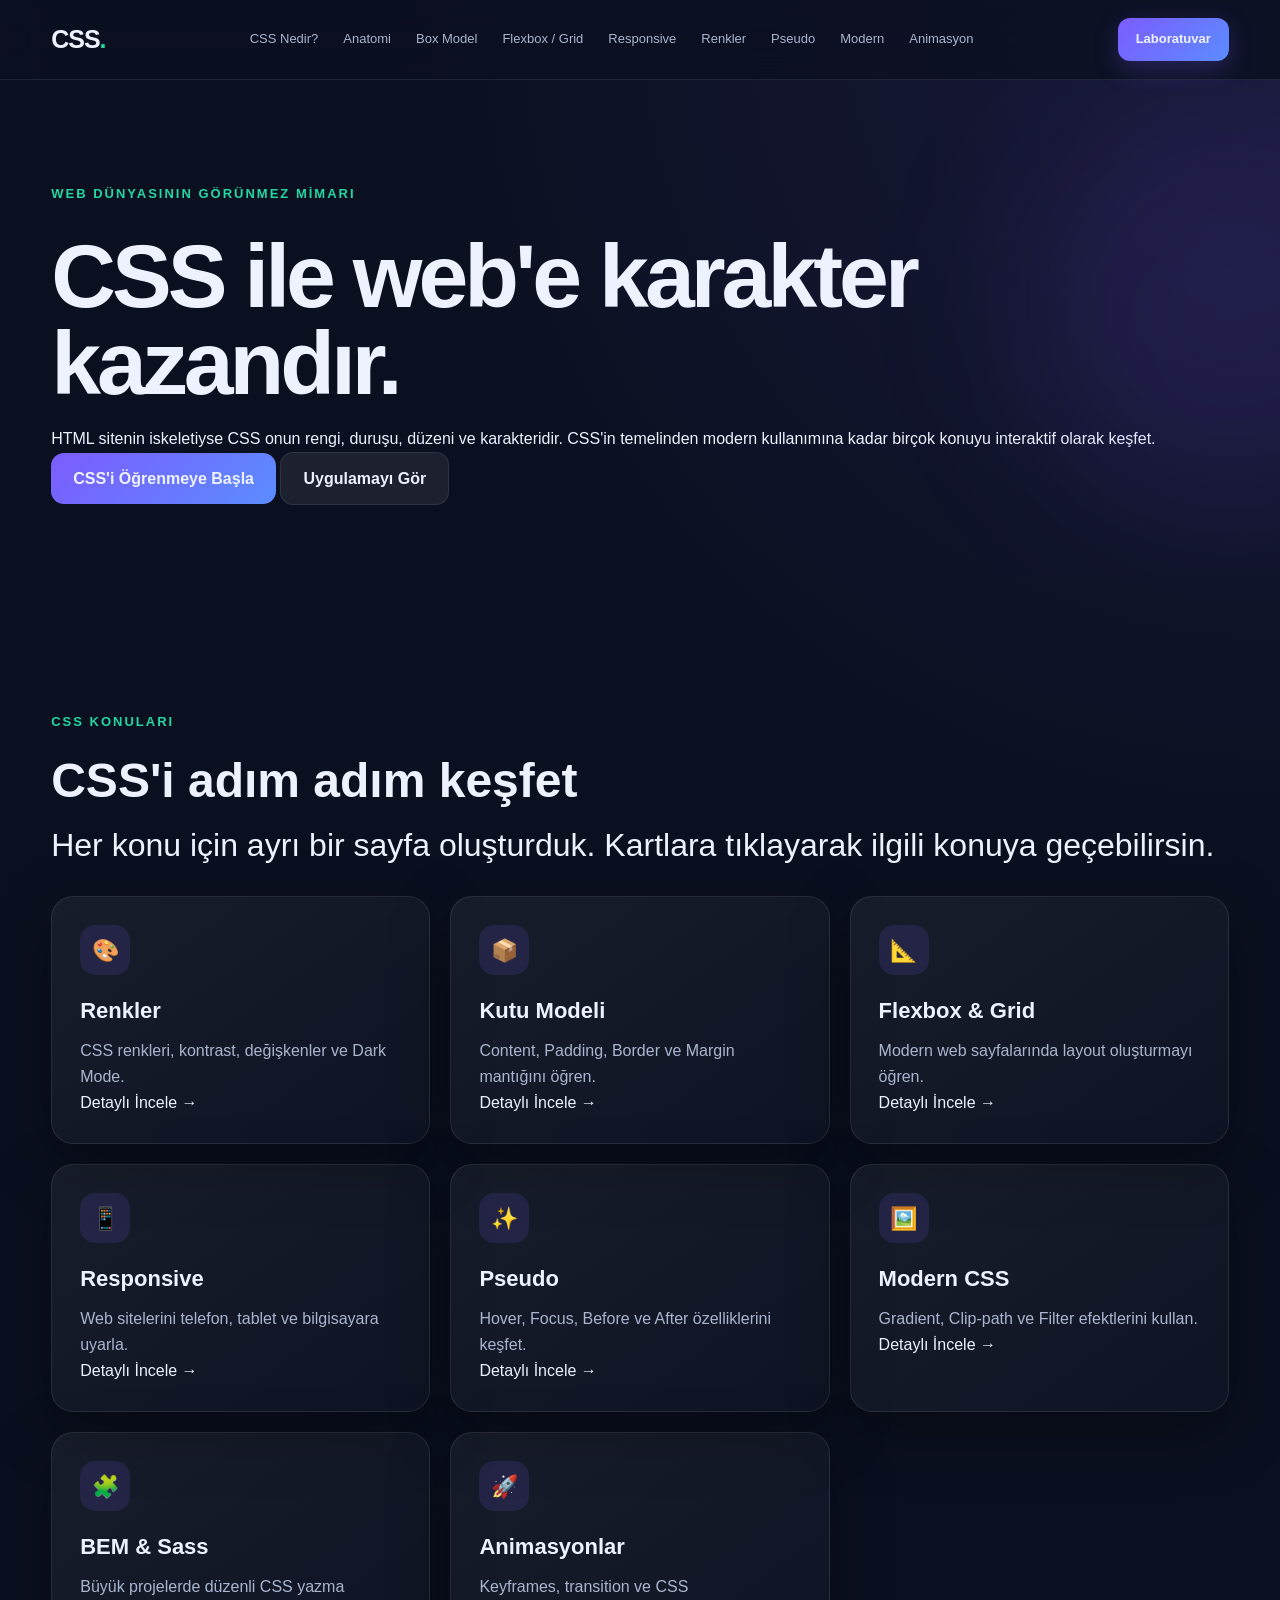
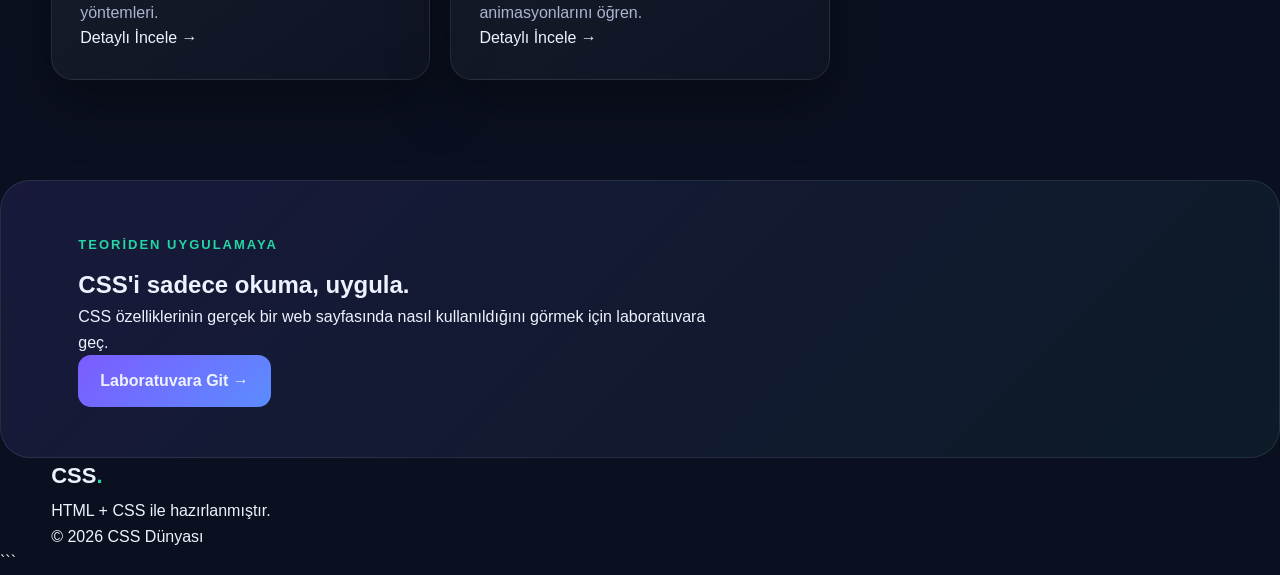
<file: index.html>
<!DOCTYPE html>
<html lang="tr">

<head>
    <meta charset="UTF-8">
    <meta name="viewport" content="width=device-width, initial-scale=1.0">

    <title>CSS Dünyası</title>

    <link rel="stylesheet" href="style.css">
</head>

<body>

    <!-- NAVBAR -->

    <nav class="navbar">

        <a href="index.html" class="logo">
            CSS<span>.</span>
        </a>

        <ul class="navlinks">

            <li>
                <a href="css.html">CSS Nedir?</a>
            </li>

            <li>
                <a href="anatomi.html">Anatomi</a>
            </li>

            <li>
                <a href="box-model.html">Box Model</a>
            </li>

            <li>
                <a href="layout.html">Flexbox / Grid</a>
            </li>

            <li>
                <a href="responsive.html">Responsive</a>
            </li>

            <li>
                <a href="renkler.html">Renkler</a>
            </li>

            <li>
                <a href="pseudo.html">Pseudo</a>
            </li>

            <li>
                <a href="modern.html">Modern</a>
            </li>

            <li>
                <a href="animasyonlar.html">Animasyon</a>
            </li>

        </ul>

        <a href="uygulama.html" class="nav-button">
            Laboratuvar
        </a>

    </nav>


    <!-- HERO -->

    <header class="hero">

        <div class="container">

            <p class="eyebrow">
                WEB DÜNYASININ GÖRÜNMEZ MİMARI
            </p>

            <h1>
                CSS ile web'e
                <span>karakter</span>
                kazandır.
            </h1>

            <p class="hero-description">

                HTML sitenin iskeletiyse CSS onun rengi,
                duruşu, düzeni ve karakteridir.

                CSS'in temelinden modern kullanımına kadar
                birçok konuyu interaktif olarak keşfet.

            </p>

            <div class="hero-buttons">

                <a href="css.html" class="button">
                    CSS'i Öğrenmeye Başla
                </a>

                <a href="uygulama.html" class="button secondary">
                    Uygulamayı Gör
                </a>

            </div>

        </div>

    </header>


    <!-- KONULAR -->

    <section class="section">

        <div class="container">

            <div class="section-title">

                <p class="eyebrow">
                    CSS KONULARI
                </p>

                <h2>
                    CSS'i <span>adım adım</span> keşfet
                </h2>

                <p>
                    Her konu için ayrı bir sayfa oluşturduk.
                    Kartlara tıklayarak ilgili konuya geçebilirsin.
                </p>

            </div>


            <div class="cards">


                <!-- RENKLER -->

                <div class="card">

                    <div class="card-icon">
                        🎨
                    </div>

                    <h3>
                        Renkler
                    </h3>

                    <p>
                        CSS renkleri, kontrast,
                        değişkenler ve Dark Mode.
                    </p>

                    <a href="renkler.html">
                        Detaylı İncele →
                    </a>

                </div>


                <!-- BOX MODEL -->

                <div class="card">

                    <div class="card-icon">
                        📦
                    </div>

                    <h3>
                        Kutu Modeli
                    </h3>

                    <p>
                        Content, Padding, Border
                        ve Margin mantığını öğren.
                    </p>

                    <a href="box-model.html">
                        Detaylı İncele →
                    </a>

                </div>


                <!-- FLEXBOX -->

                <div class="card">

                    <div class="card-icon">
                        📐
                    </div>

                    <h3>
                        Flexbox & Grid
                    </h3>

                    <p>
                        Modern web sayfalarında
                        layout oluşturmayı öğren.
                    </p>

                    <a href="layout.html">
                        Detaylı İncele →
                    </a>

                </div>


                <!-- RESPONSIVE -->

                <div class="card">

                    <div class="card-icon">
                        📱
                    </div>

                    <h3>
                        Responsive
                    </h3>

                    <p>
                        Web sitelerini telefon,
                        tablet ve bilgisayara uyarla.
                    </p>

                    <a href="responsive.html">
                        Detaylı İncele →
                    </a>

                </div>


                <!-- PSEUDO -->

                <div class="card">

                    <div class="card-icon">
                        ✨
                    </div>

                    <h3>
                        Pseudo
                    </h3>

                    <p>
                        Hover, Focus, Before ve
                        After özelliklerini keşfet.
                    </p>

                    <a href="pseudo.html">
                        Detaylı İncele →
                    </a>

                </div>


                <!-- MODERN -->

                <div class="card">

                    <div class="card-icon">
                        🖼️
                    </div>

                    <h3>
                        Modern CSS
                    </h3>

                    <p>
                        Gradient, Clip-path ve
                        Filter efektlerini kullan.
                    </p>

                    <a href="modern.html">
                        Detaylı İncele →
                    </a>

                </div>


                <!-- BEM -->

                <div class="card">

                    <div class="card-icon">
                        🧩
                    </div>

                    <h3>
                        BEM & Sass
                    </h3>

                    <p>
                        Büyük projelerde düzenli
                        CSS yazma yöntemleri.
                    </p>

                    <a href="bem-sass.html">
                        Detaylı İncele →
                    </a>

                </div>


                <!-- ANİMASYON -->

                <div class="card">

                    <div class="card-icon">
                        🚀
                    </div>

                    <h3>
                        Animasyonlar
                    </h3>

                    <p>
                        Keyframes, transition ve
                        CSS animasyonlarını öğren.
                    </p>

                    <a href="animasyonlar.html">
                        Detaylı İncele →
                    </a>

                </div>

            </div>

        </div>

    </section>


    <!-- UYGULAMA -->

    <section class="application">

        <div class="container">

            <p class="eyebrow">
                TEORİDEN UYGULAMAYA
            </p>

            <h2>
                CSS'i sadece okuma,
                <span>uygula.</span>
            </h2>

            <p>
                CSS özelliklerinin gerçek bir web sayfasında
                nasıl kullanıldığını görmek için laboratuvara geç.
            </p>

            <a href="uygulama.html" class="button">
                Laboratuvara Git →
            </a>

        </div>

    </section>


    <!-- FOOTER -->

    <footer>

        <div class="container">

            <div class="footer-logo">
                CSS<span>.</span>
            </div>

            <p>
                HTML + CSS ile hazırlanmıştır.
            </p>

            <p>
                © 2026 CSS Dünyası
            </p>

        </div>

    </footer>


</body>

</html>
```
</file>
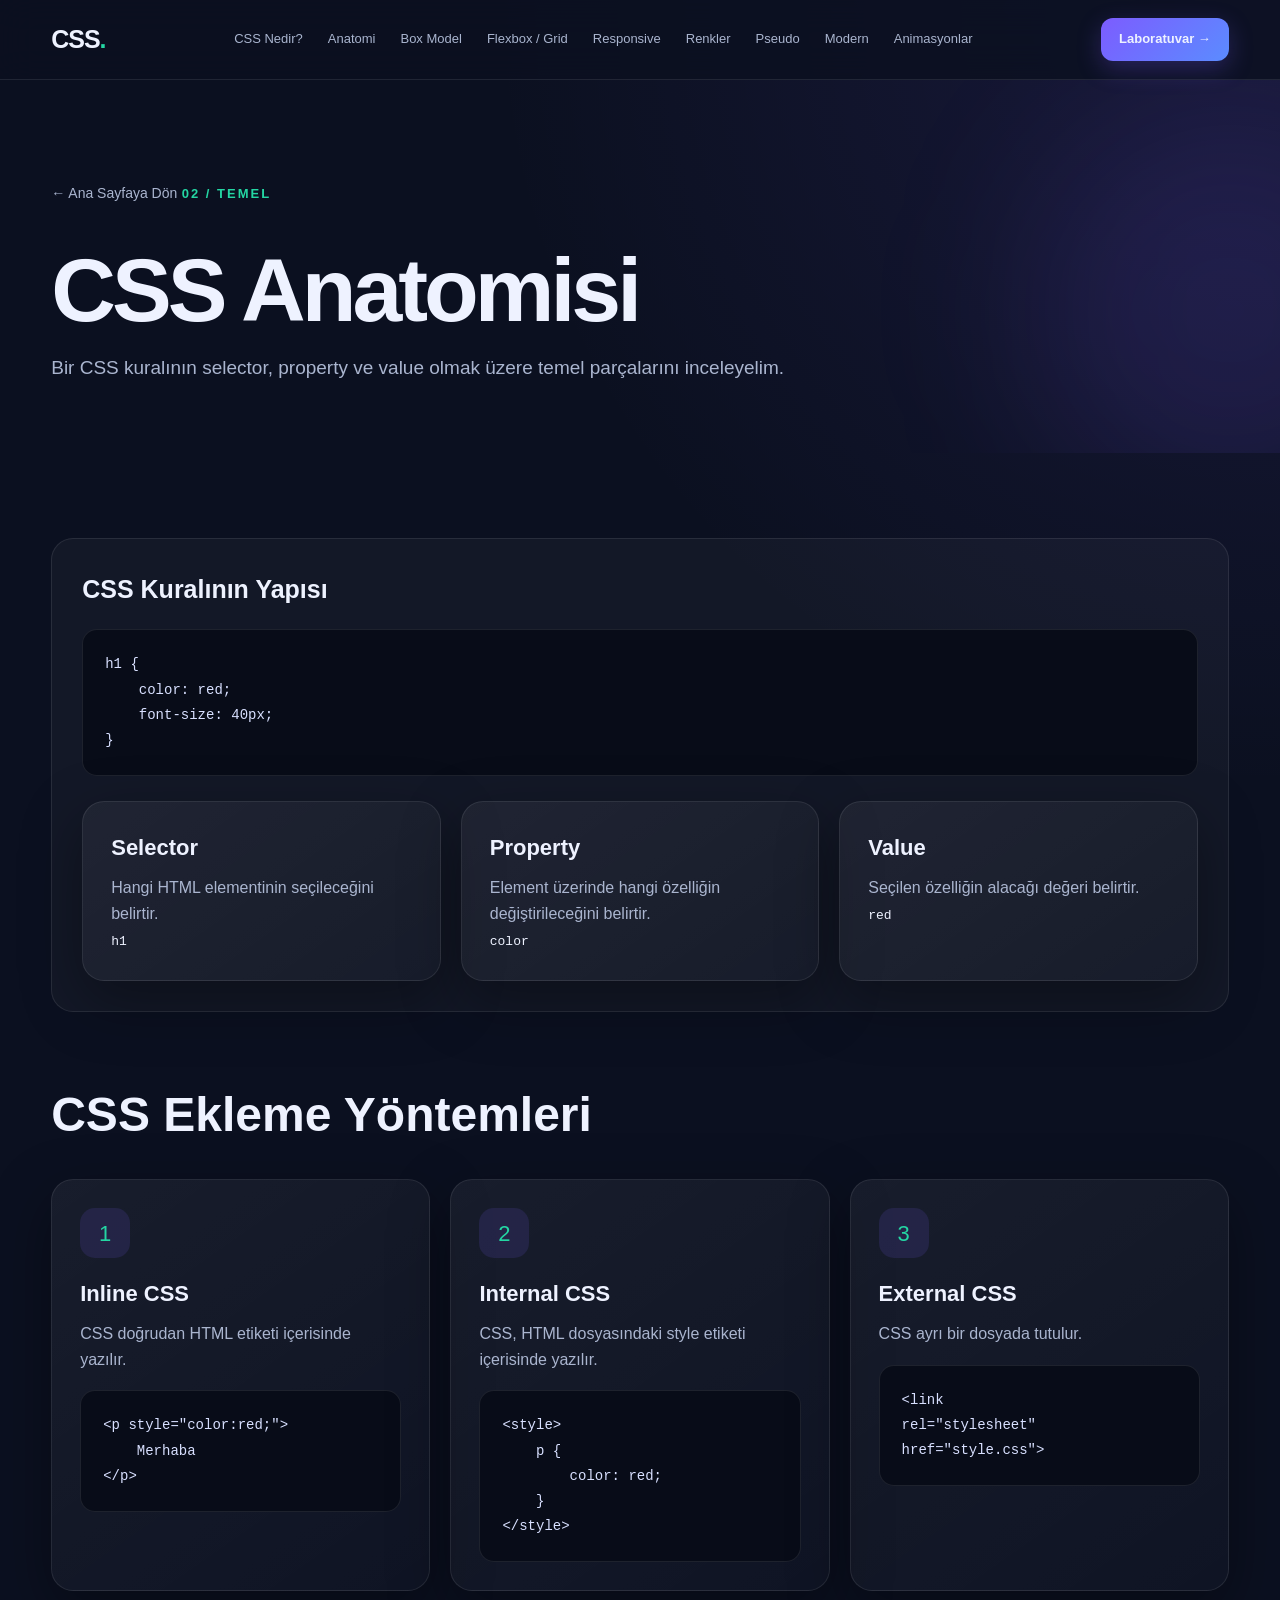
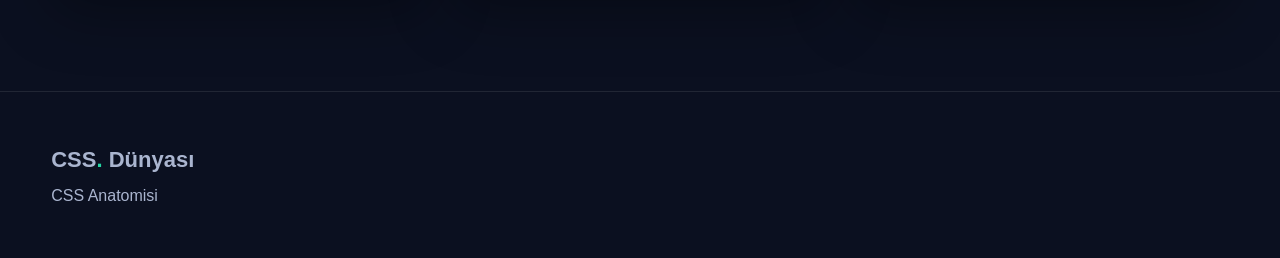
<file: anatomi.html>
<!DOCTYPE html>
<html lang="tr">
<head>
    <meta charset="UTF-8">
    <meta name="viewport" content="width=device-width, initial-scale=1.0">
    <title>CSS Anatomisi | CSS Dünyası</title>
    <link rel="stylesheet" href="style.css">
</head>

<body>

<nav class="navbar">
    <a href="index.html" class="logo">CSS<span>.</span></a>

    <ul class="navlinks">
        <li><a href="css.html">CSS Nedir?</a></li>
        <li><a href="anatomi.html">Anatomi</a></li>
        <li><a href="box-model.html">Box Model</a></li>
        <li><a href="layout.html">Flexbox / Grid</a></li>
        <li><a href="responsive.html">Responsive</a></li>
        <li><a href="renkler.html">Renkler</a></li>
        <li><a href="pseudo.html">Pseudo</a></li>
        <li><a href="modern.html">Modern</a></li>
        <li><a href="animasyonlar.html">Animasyonlar</a></li>
    </ul>

    <a href="uygulama.html" class="nav-button">Laboratuvar →</a>
</nav>

<main>

<section class="hero">
    <div class="container">
        <a href="index.html" class="back">← Ana Sayfaya Dön</a>

        <div class="eyebrow">02 / TEMEL</div>

        <h1>CSS Anatomisi</h1>

        <p class="lead">
            Bir CSS kuralının selector, property ve value olmak üzere temel parçalarını inceleyelim.
        </p>
    </div>
</section>

<section class="section">
    <div class="container">

        <div class="demo">

            <h2 class="demo-title">CSS Kuralının Yapısı</h2>

<pre class="code"><code>h1 {
    color: red;
    font-size: 40px;
}</code></pre>

            <div class="anatomy-grid">

                <div class="card">
                    <h3>Selector</h3>
                    <p>
                        Hangi HTML elementinin seçileceğini belirtir.
                    </p>
                    <code>h1</code>
                </div>

                <div class="card">
                    <h3>Property</h3>
                    <p>
                        Element üzerinde hangi özelliğin değiştirileceğini belirtir.
                    </p>
                    <code>color</code>
                </div>

                <div class="card">
                    <h3>Value</h3>
                    <p>
                        Seçilen özelliğin alacağı değeri belirtir.
                    </p>
                    <code>red</code>
                </div>

            </div>

        </div>

        <div class="section-title">
            <h2>CSS Ekleme Yöntemleri</h2>
        </div>

        <div class="cards">

            <div class="card">
                <div class="card-icon">1</div>
                <h3>Inline CSS</h3>
                <p>CSS doğrudan HTML etiketi içerisinde yazılır.</p>

<pre class="code"><code>&lt;p style="color:red;"&gt;
    Merhaba
&lt;/p&gt;</code></pre>
            </div>

            <div class="card">
                <div class="card-icon">2</div>
                <h3>Internal CSS</h3>
                <p>CSS, HTML dosyasındaki style etiketi içerisinde yazılır.</p>

<pre class="code"><code>&lt;style&gt;
    p {
        color: red;
    }
&lt;/style&gt;</code></pre>
            </div>

            <div class="card">
                <div class="card-icon">3</div>
                <h3>External CSS</h3>
                <p>CSS ayrı bir dosyada tutulur.</p>

<pre class="code"><code>&lt;link
rel="stylesheet"
href="style.css"&gt;</code></pre>
            </div>

        </div>

    </div>
</section>

</main>

<footer class="footer">
    <div class="container">
        <div class="footer-logo">CSS<span>.</span> Dünyası</div>
        <p>CSS Anatomisi</p>
    </div>
</footer>

</body>
</html>
</file>
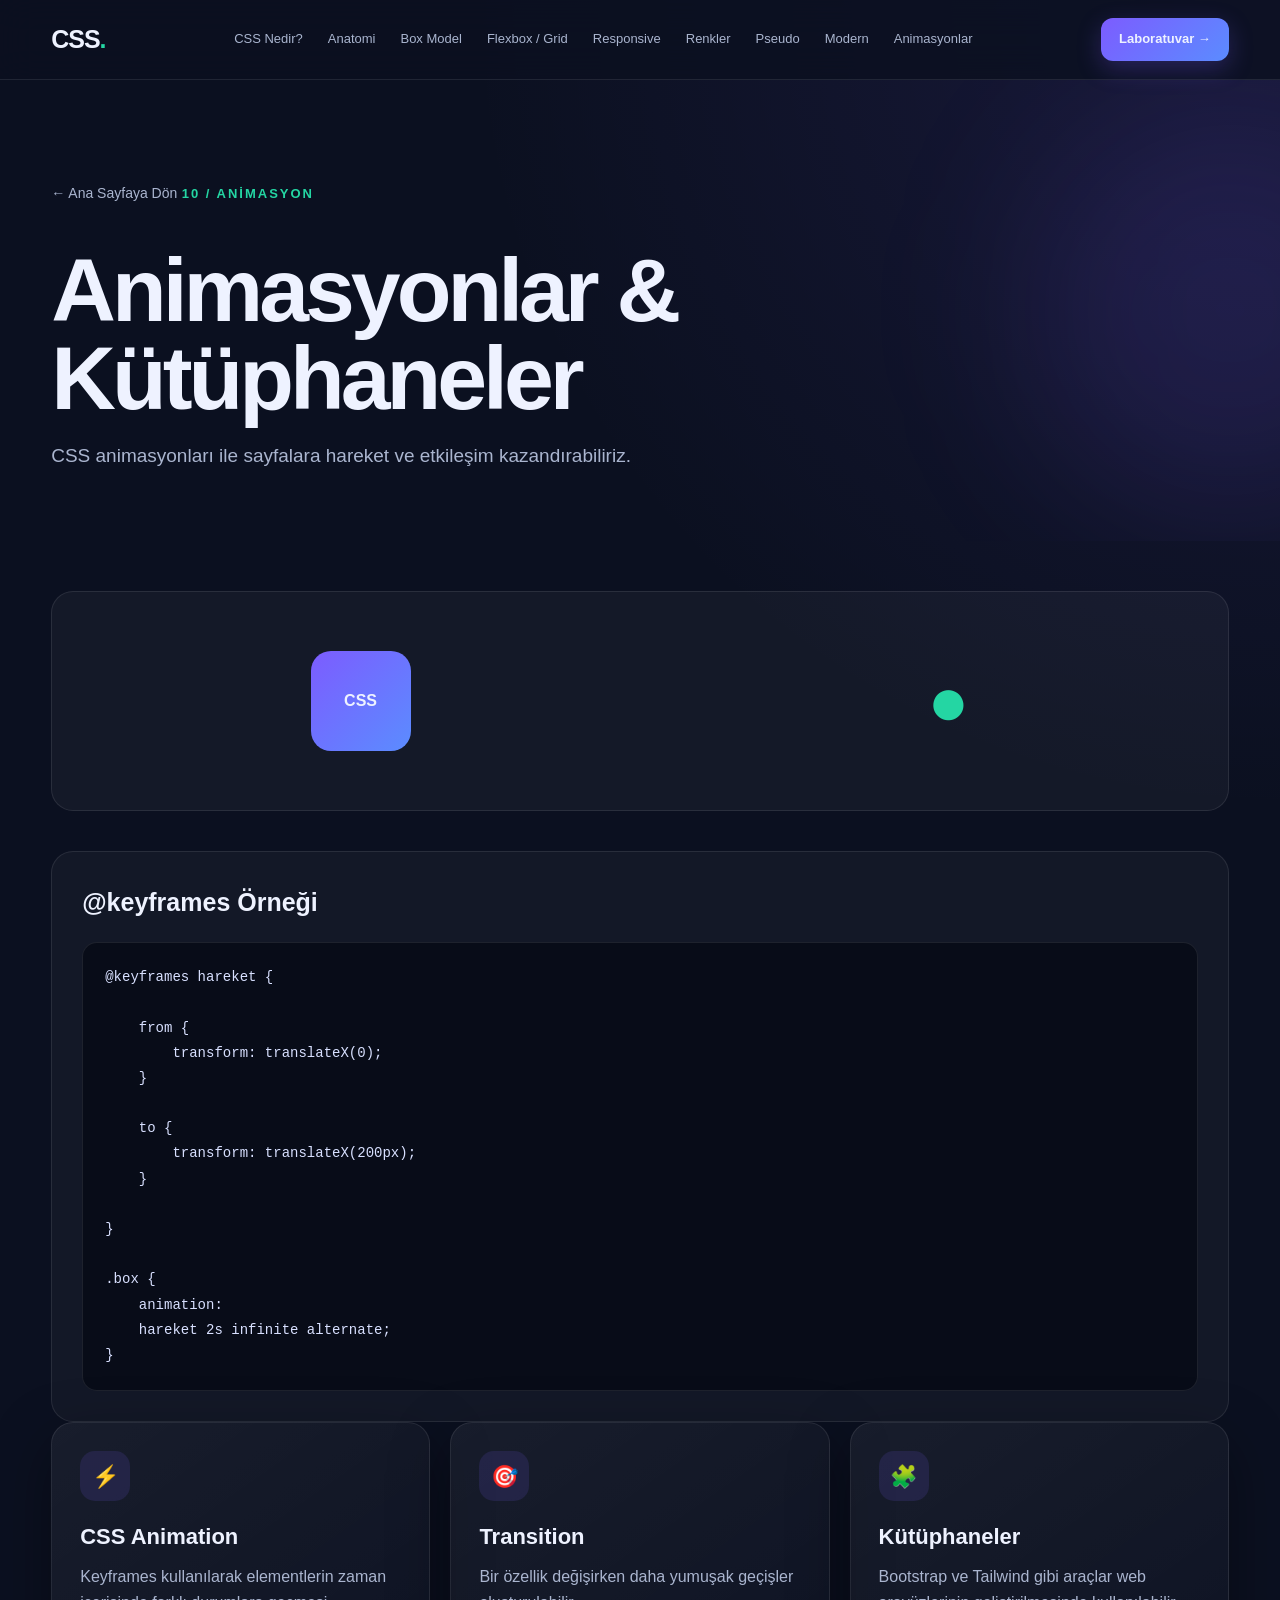
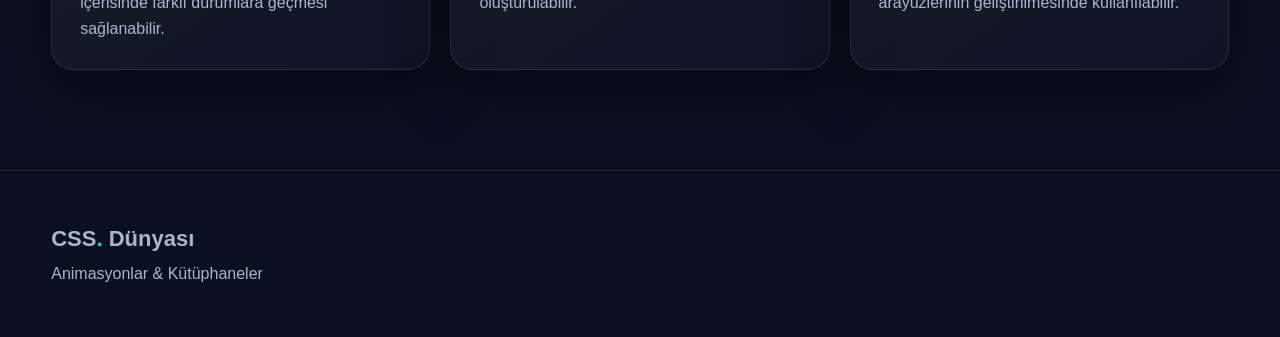
<file: animasyonlar.html>
<!DOCTYPE html>
<html lang="tr">
<head>
    <meta charset="UTF-8">
    <meta name="viewport" content="width=device-width, initial-scale=1.0">
    <title>Animasyonlar | CSS Dünyası</title>
    <link rel="stylesheet" href="style.css">
</head>

<body>

<nav class="navbar">
    <a href="index.html" class="logo">CSS<span>.</span></a>

    <ul class="navlinks">
        <li><a href="css.html">CSS Nedir?</a></li>
        <li><a href="anatomi.html">Anatomi</a></li>
        <li><a href="box-model.html">Box Model</a></li>
        <li><a href="layout.html">Flexbox / Grid</a></li>
        <li><a href="responsive.html">Responsive</a></li>
        <li><a href="renkler.html">Renkler</a></li>
        <li><a href="pseudo.html">Pseudo</a></li>
        <li><a href="modern.html">Modern</a></li>
        <li><a href="animasyonlar.html">Animasyonlar</a></li>
    </ul>

    <a href="uygulama.html" class="nav-button">Laboratuvar →</a>
</nav>

<section class="hero">

    <div class="container">

        <a href="index.html" class="back">← Ana Sayfaya Dön</a>

        <div class="eyebrow">10 / ANİMASYON</div>

        <h1>Animasyonlar & Kütüphaneler</h1>

        <p class="lead">
            CSS animasyonları ile sayfalara hareket ve etkileşim kazandırabiliriz.
        </p>

    </div>

</section>

<section class="section">

    <div class="container">

        <div class="anim-row">

            <div class="anim-box">
                CSS
            </div>

            <div class="pulse">
                ●
            </div>

        </div>

        <div class="demo">

            <h2 class="demo-title">@keyframes Örneği</h2>

<pre class="code"><code>@keyframes hareket {

    from {
        transform: translateX(0);
    }

    to {
        transform: translateX(200px);
    }

}

.box {
    animation:
    hareket 2s infinite alternate;
}</code></pre>

        </div>

        <div class="cards">

            <div class="card">
                <div class="card-icon">⚡</div>

                <h3>CSS Animation</h3>

                <p>
                    Keyframes kullanılarak elementlerin zaman içerisinde
                    farklı durumlara geçmesi sağlanabilir.
                </p>
            </div>

            <div class="card">
                <div class="card-icon">🎯</div>

                <h3>Transition</h3>

                <p>
                    Bir özellik değişirken daha yumuşak geçişler oluşturulabilir.
                </p>
            </div>

            <div class="card">
                <div class="card-icon">🧩</div>

                <h3>Kütüphaneler</h3>

                <p>
                    Bootstrap ve Tailwind gibi araçlar web arayüzlerinin geliştirilmesinde kullanılabilir.
                </p>
            </div>

        </div>

    </div>

</section>

<footer class="footer">
    <div class="container">
        <div class="footer-logo">CSS<span>.</span> Dünyası</div>
        <p>Animasyonlar & Kütüphaneler</p>
    </div>
</footer>

</body>
</html>
</file>
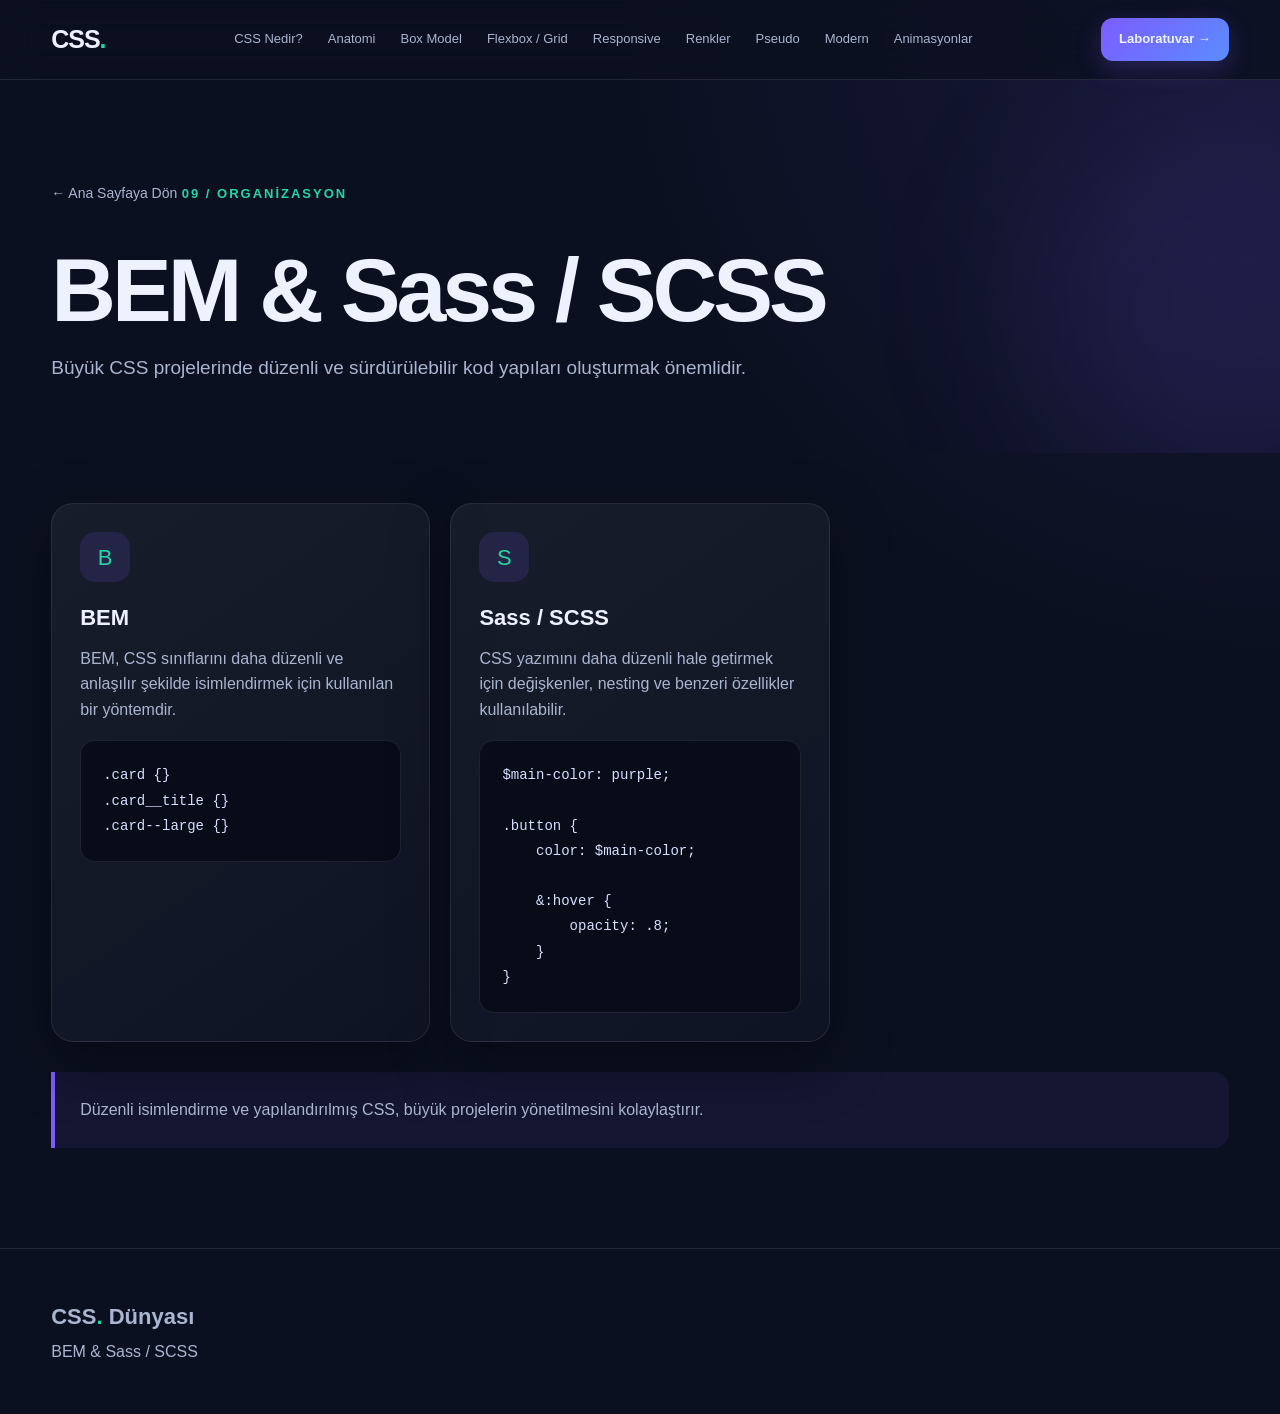
<file: bem-sass.html>
<!DOCTYPE html>
<html lang="tr">
<head>
    <meta charset="UTF-8">
    <meta name="viewport" content="width=device-width, initial-scale=1.0">
    <title>BEM ve Sass | CSS Dünyası</title>
    <link rel="stylesheet" href="style.css">
</head>

<body>

<nav class="navbar">
    <a href="index.html" class="logo">CSS<span>.</span></a>

    <ul class="navlinks">
        <li><a href="css.html">CSS Nedir?</a></li>
        <li><a href="anatomi.html">Anatomi</a></li>
        <li><a href="box-model.html">Box Model</a></li>
        <li><a href="layout.html">Flexbox / Grid</a></li>
        <li><a href="responsive.html">Responsive</a></li>
        <li><a href="renkler.html">Renkler</a></li>
        <li><a href="pseudo.html">Pseudo</a></li>
        <li><a href="modern.html">Modern</a></li>
        <li><a href="animasyonlar.html">Animasyonlar</a></li>
    </ul>

    <a href="uygulama.html" class="nav-button">Laboratuvar →</a>
</nav>

<section class="hero">

    <div class="container">

        <a href="index.html" class="back">← Ana Sayfaya Dön</a>

        <div class="eyebrow">09 / ORGANİZASYON</div>

        <h1>BEM & Sass / SCSS</h1>

        <p class="lead">
            Büyük CSS projelerinde düzenli ve sürdürülebilir kod yapıları oluşturmak önemlidir.
        </p>

    </div>

</section>

<section class="section">

    <div class="container">

        <div class="cards">

            <div class="card">

                <div class="card-icon">B</div>

                <h3>BEM</h3>

                <p>
                    BEM, CSS sınıflarını daha düzenli ve anlaşılır şekilde isimlendirmek için kullanılan bir yöntemdir.
                </p>

<pre class="code"><code>.card {}
.card__title {}
.card--large {}</code></pre>

            </div>

            <div class="card">

                <div class="card-icon">S</div>

                <h3>Sass / SCSS</h3>

                <p>
                    CSS yazımını daha düzenli hale getirmek için değişkenler,
                    nesting ve benzeri özellikler kullanılabilir.
                </p>

<pre class="code"><code>$main-color: purple;

.button {
    color: $main-color;

    &:hover {
        opacity: .8;
    }
}</code></pre>

            </div>

        </div>

        <div class="quote">
            Düzenli isimlendirme ve yapılandırılmış CSS, büyük projelerin yönetilmesini kolaylaştırır.
        </div>

    </div>

</section>

<footer class="footer">
    <div class="container">
        <div class="footer-logo">CSS<span>.</span> Dünyası</div>
        <p>BEM & Sass / SCSS</p>
    </div>
</footer>

</body>
</html>
</file>
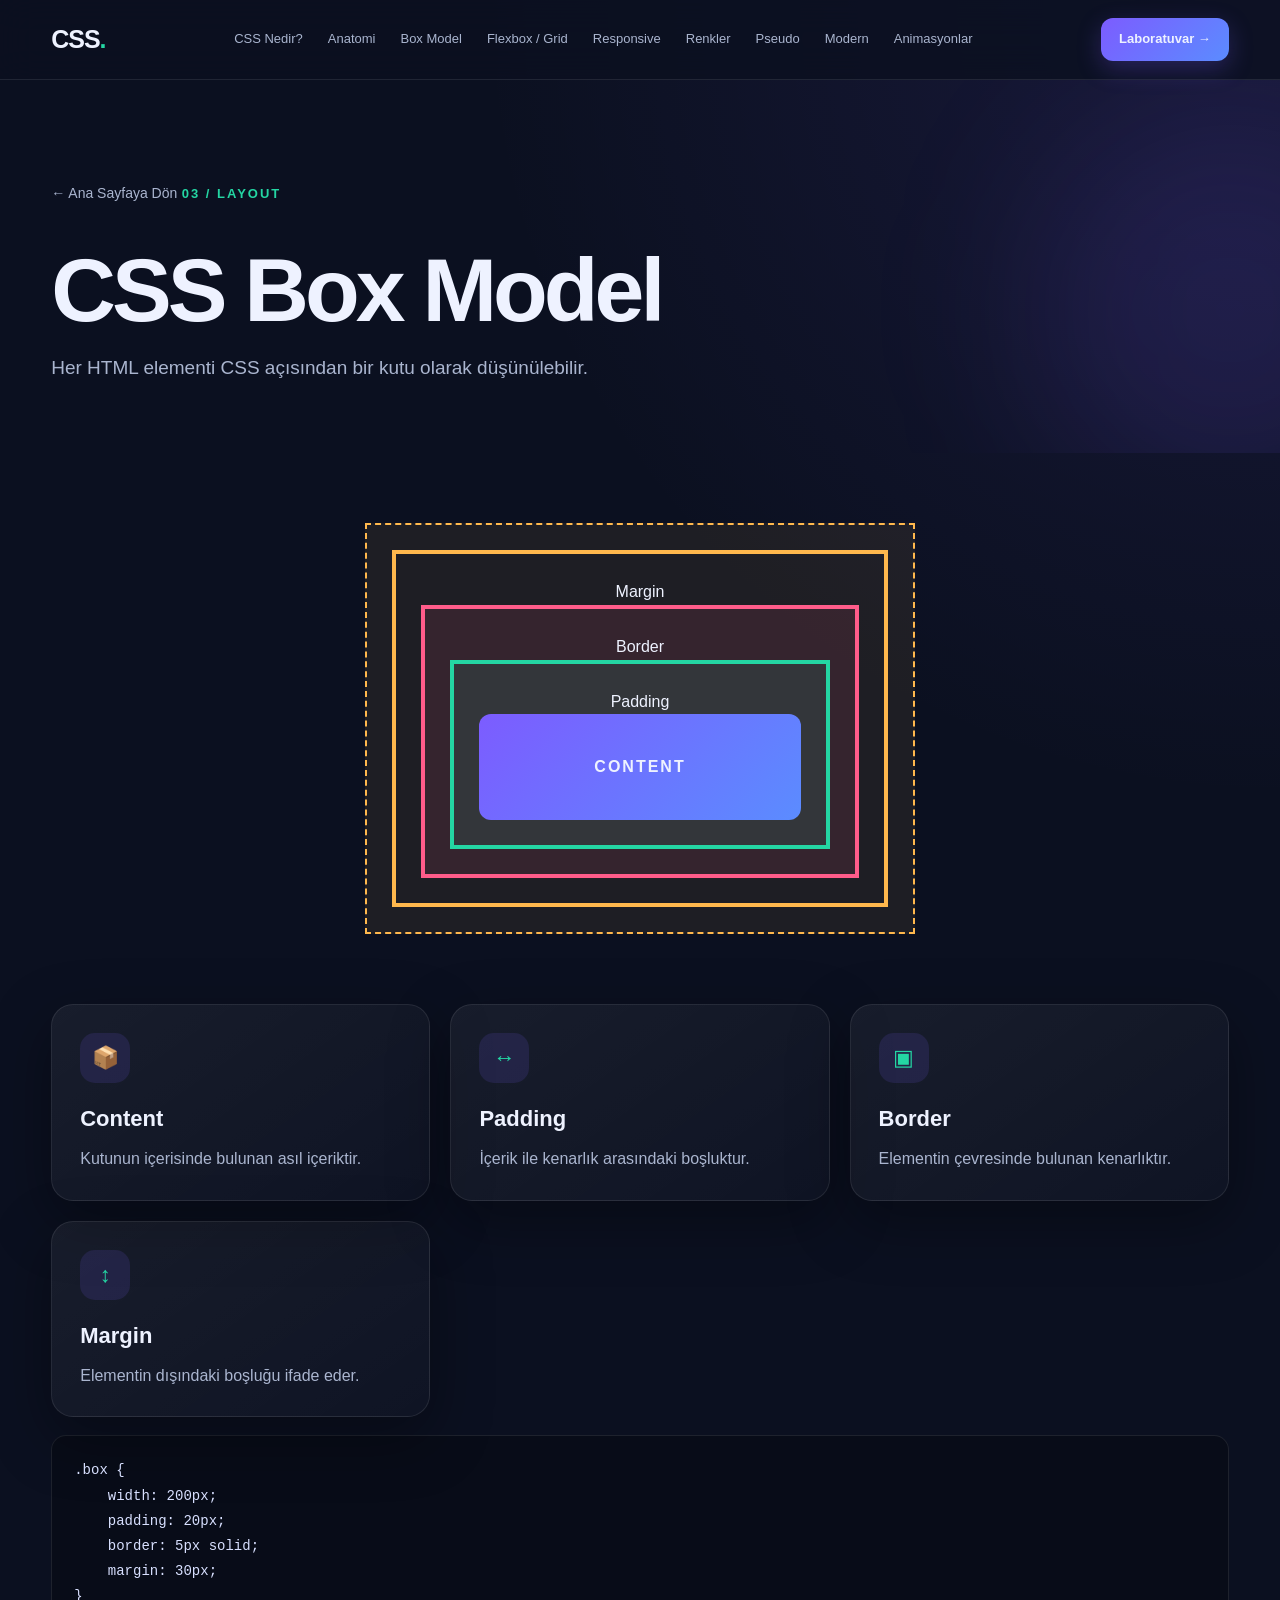
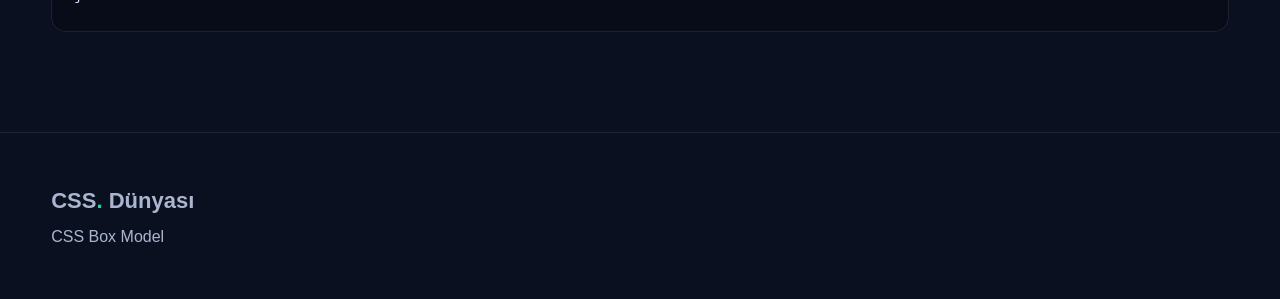
<file: box-model.html>
<!DOCTYPE html>
<html lang="tr">
<head>
    <meta charset="UTF-8">
    <meta name="viewport" content="width=device-width, initial-scale=1.0">
    <title>CSS Box Model | CSS Dünyası</title>
    <link rel="stylesheet" href="style.css">
</head>

<body>

<nav class="navbar">
    <a href="index.html" class="logo">CSS<span>.</span></a>

    <ul class="navlinks">
        <li><a href="css.html">CSS Nedir?</a></li>
        <li><a href="anatomi.html">Anatomi</a></li>
        <li><a href="box-model.html">Box Model</a></li>
        <li><a href="layout.html">Flexbox / Grid</a></li>
        <li><a href="responsive.html">Responsive</a></li>
        <li><a href="renkler.html">Renkler</a></li>
        <li><a href="pseudo.html">Pseudo</a></li>
        <li><a href="modern.html">Modern</a></li>
        <li><a href="animasyonlar.html">Animasyonlar</a></li>
    </ul>

    <a href="uygulama.html" class="nav-button">Laboratuvar →</a>
</nav>

<section class="hero">
    <div class="container">

        <a href="index.html" class="back">← Ana Sayfaya Dön</a>

        <div class="eyebrow">03 / LAYOUT</div>

        <h1>CSS Box Model</h1>

        <p class="lead">
            Her HTML elementi CSS açısından bir kutu olarak düşünülebilir.
        </p>

    </div>
</section>

<section class="section">

    <div class="container">

        <div class="box-model-wrapper">

            <div class="box-margin">
                <span>Margin</span>

                <div class="box-border">
                    <span>Border</span>

                    <div class="box-padding">
                        <span>Padding</span>

                        <div class="box-content">
                            CONTENT
                        </div>

                    </div>
                </div>
            </div>

        </div>

        <div class="cards">

            <div class="card">
                <div class="card-icon">📦</div>
                <h3>Content</h3>
                <p>
                    Kutunun içerisinde bulunan asıl içeriktir.
                </p>
            </div>

            <div class="card">
                <div class="card-icon">↔</div>
                <h3>Padding</h3>
                <p>
                    İçerik ile kenarlık arasındaki boşluktur.
                </p>
            </div>

            <div class="card">
                <div class="card-icon">▣</div>
                <h3>Border</h3>
                <p>
                    Elementin çevresinde bulunan kenarlıktır.
                </p>
            </div>

            <div class="card">
                <div class="card-icon">↕</div>
                <h3>Margin</h3>
                <p>
                    Elementin dışındaki boşluğu ifade eder.
                </p>
            </div>

        </div>

<pre class="code"><code>.box {
    width: 200px;
    padding: 20px;
    border: 5px solid;
    margin: 30px;
}</code></pre>

    </div>

</section>

<footer class="footer">
    <div class="container">
        <div class="footer-logo">CSS<span>.</span> Dünyası</div>
        <p>CSS Box Model</p>
    </div>
</footer>

</body>
</html>
</file>
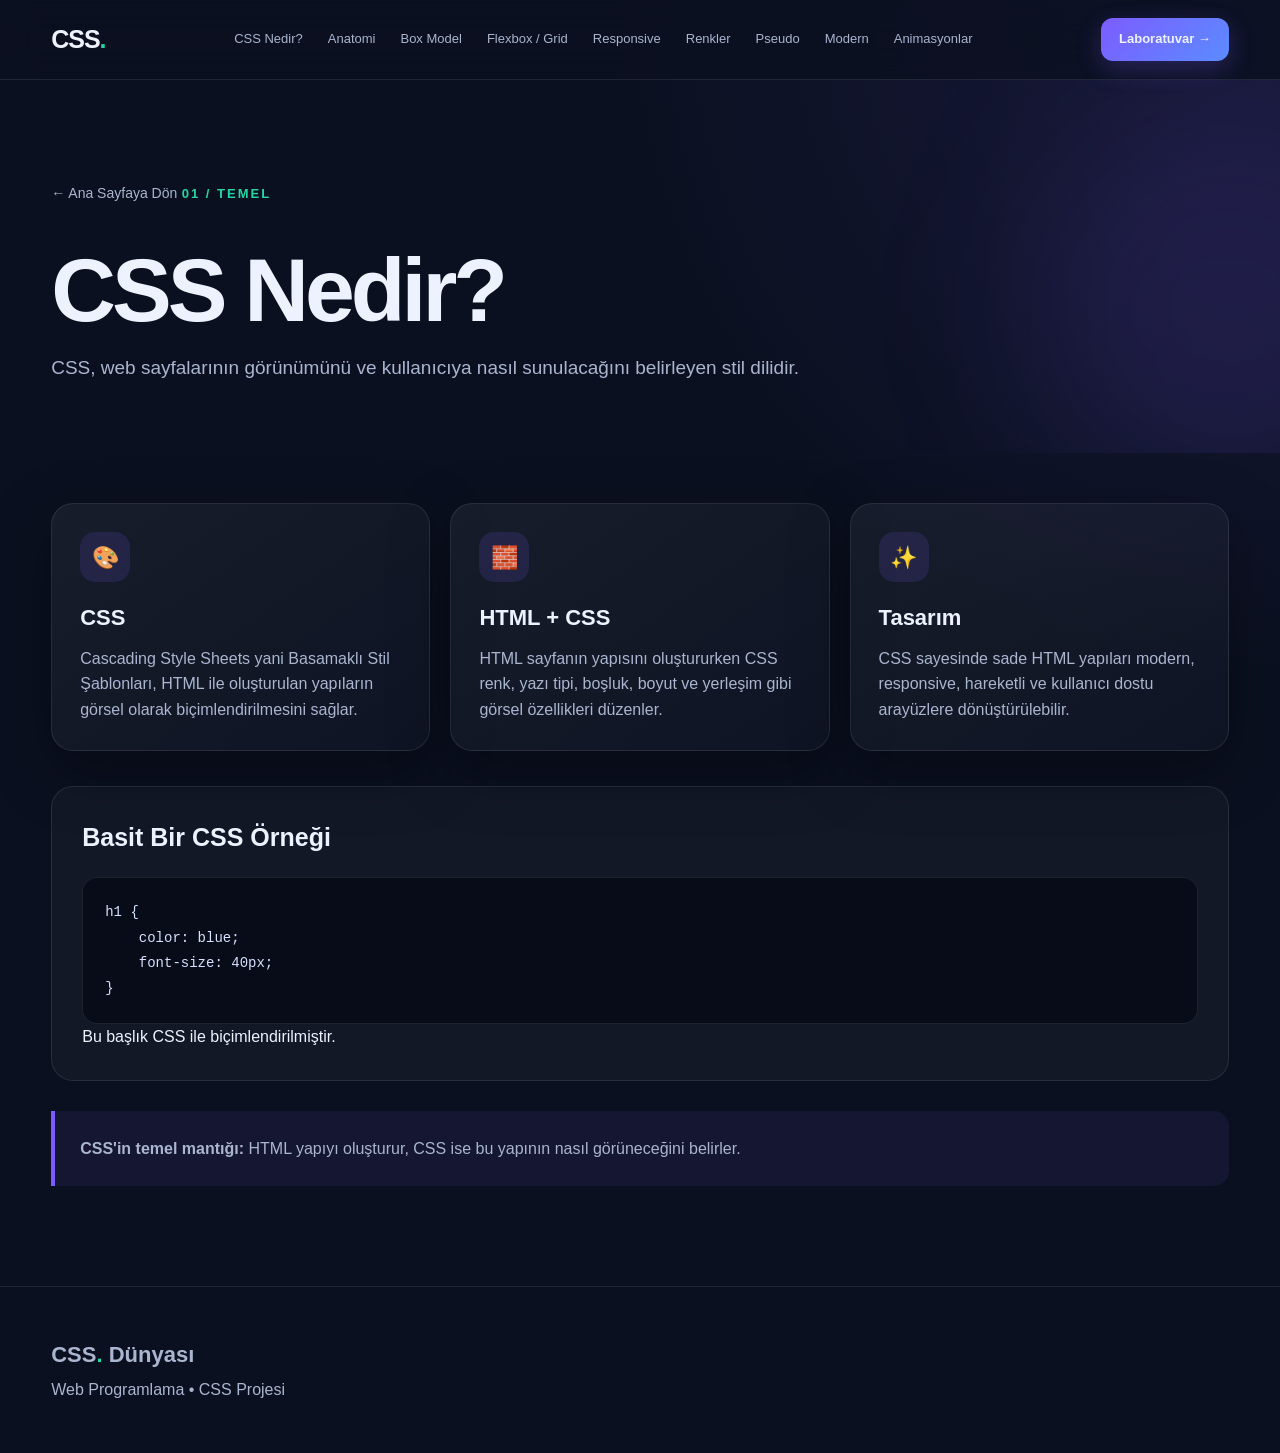
<file: css.html>
<!DOCTYPE html>
<html lang="tr">
<head>
    <meta charset="UTF-8">
    <meta name="viewport" content="width=device-width, initial-scale=1.0">
    <title>CSS Nedir? | CSS Dünyası</title>
    <link rel="stylesheet" href="style.css">
</head>

<body>

<nav class="navbar">
    <a href="index.html" class="logo">CSS<span>.</span></a>

    <ul class="navlinks">
        <li><a href="css.html">CSS Nedir?</a></li>
        <li><a href="anatomi.html">Anatomi</a></li>
        <li><a href="box-model.html">Box Model</a></li>
        <li><a href="layout.html">Flexbox / Grid</a></li>
        <li><a href="responsive.html">Responsive</a></li>
        <li><a href="renkler.html">Renkler</a></li>
        <li><a href="pseudo.html">Pseudo</a></li>
        <li><a href="modern.html">Modern</a></li>
        <li><a href="animasyonlar.html">Animasyonlar</a></li>
    </ul>

    <a href="uygulama.html" class="nav-button">Laboratuvar →</a>
</nav>

<main>

<section class="hero">
    <div class="container">
        <a href="index.html" class="back">← Ana Sayfaya Dön</a>

        <div class="eyebrow">01 / TEMEL</div>

        <h1>CSS Nedir?</h1>

        <p class="lead">
            CSS, web sayfalarının görünümünü ve kullanıcıya nasıl sunulacağını
            belirleyen stil dilidir.
        </p>
    </div>
</section>

<section class="section">
    <div class="container">

        <div class="cards">

            <div class="card">
                <div class="card-icon">🎨</div>
                <h3>CSS</h3>
                <p>
                    Cascading Style Sheets yani Basamaklı Stil Şablonları,
                    HTML ile oluşturulan yapıların görsel olarak biçimlendirilmesini sağlar.
                </p>
            </div>

            <div class="card">
                <div class="card-icon">🧱</div>
                <h3>HTML + CSS</h3>
                <p>
                    HTML sayfanın yapısını oluştururken CSS renk, yazı tipi,
                    boşluk, boyut ve yerleşim gibi görsel özellikleri düzenler.
                </p>
            </div>

            <div class="card">
                <div class="card-icon">✨</div>
                <h3>Tasarım</h3>
                <p>
                    CSS sayesinde sade HTML yapıları modern, responsive,
                    hareketli ve kullanıcı dostu arayüzlere dönüştürülebilir.
                </p>
            </div>

        </div>

        <div class="demo">
            <h2 class="demo-title">Basit Bir CSS Örneği</h2>

<pre class="code"><code>h1 {
    color: blue;
    font-size: 40px;
}</code></pre>

            <div class="example-title">
                Bu başlık CSS ile biçimlendirilmiştir.
            </div>
        </div>

        <div class="quote">
            <strong>CSS'in temel mantığı:</strong>
            HTML yapıyı oluşturur, CSS ise bu yapının nasıl görüneceğini belirler.
        </div>

    </div>
</section>

</main>

<footer class="footer">
    <div class="container">
        <div class="footer-logo">CSS<span>.</span> Dünyası</div>
        <p>Web Programlama • CSS Projesi</p>
    </div>
</footer>

</body>
</html>
</file>
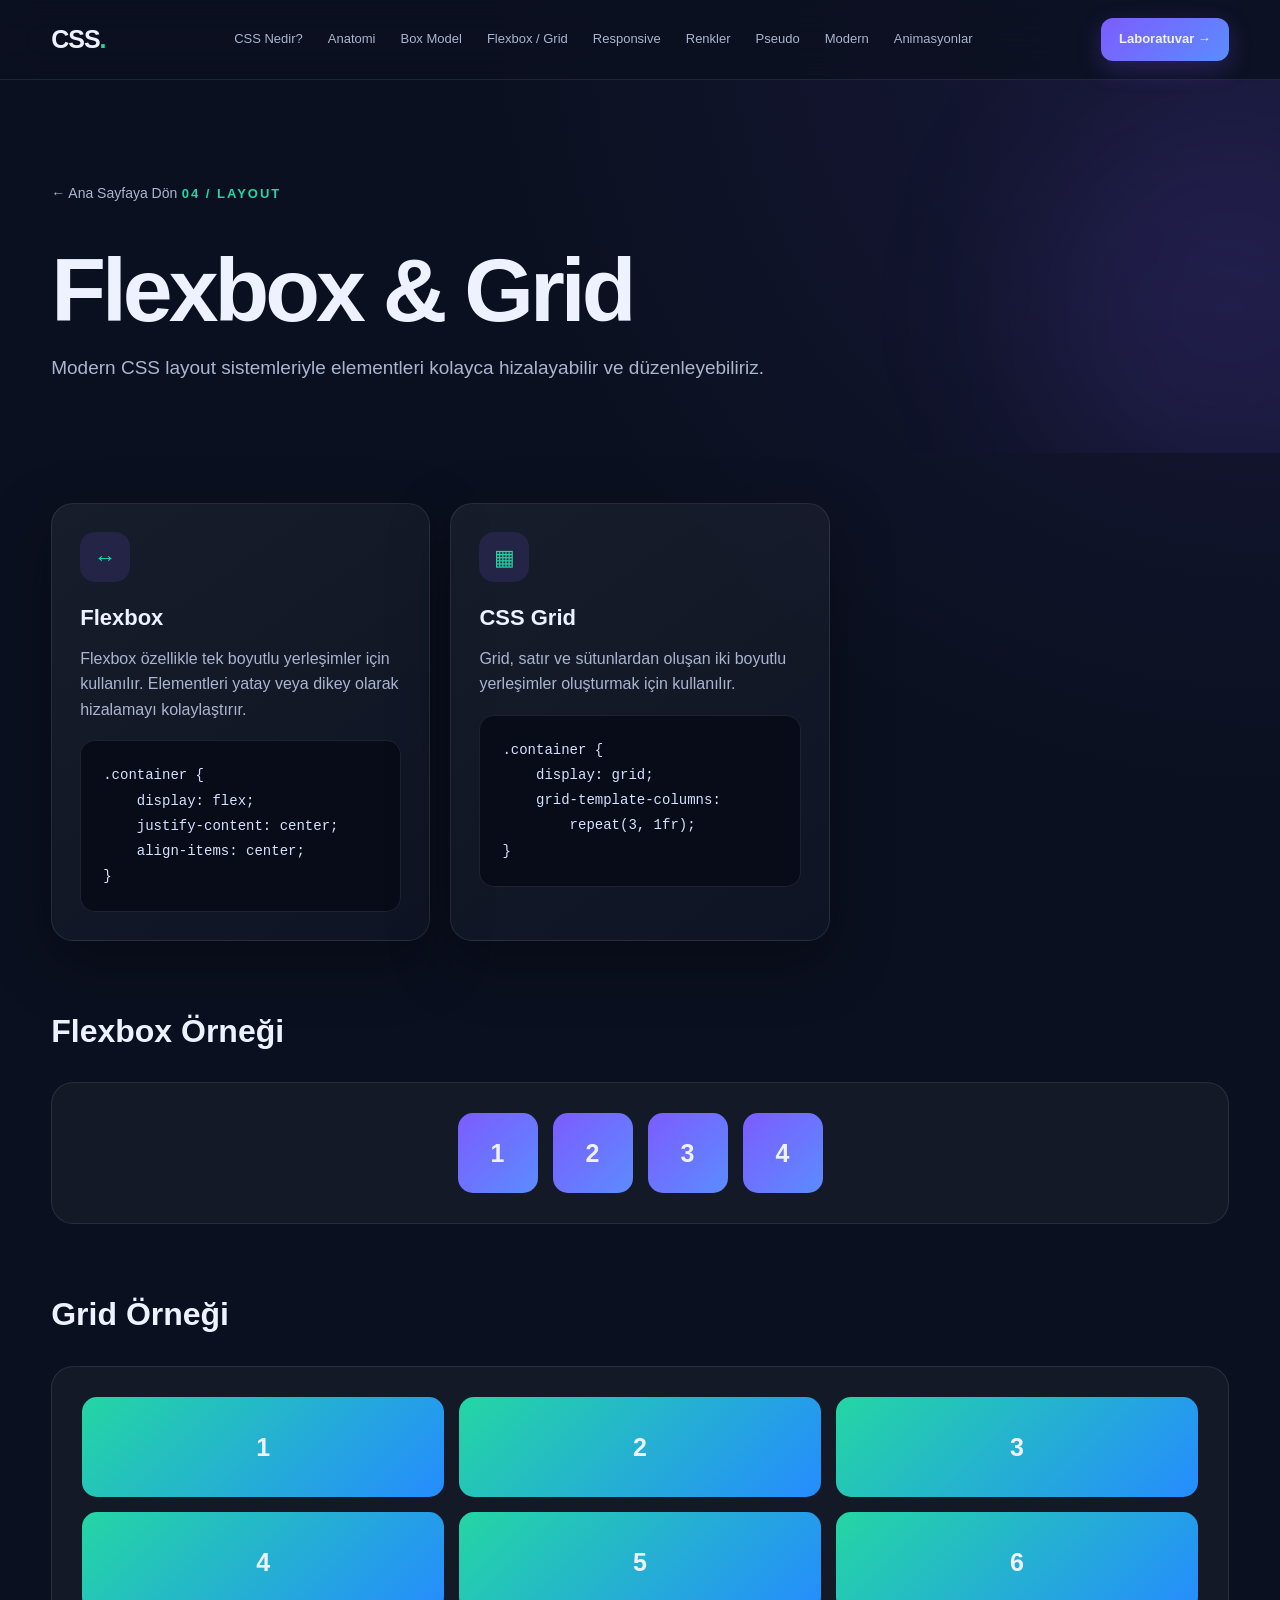
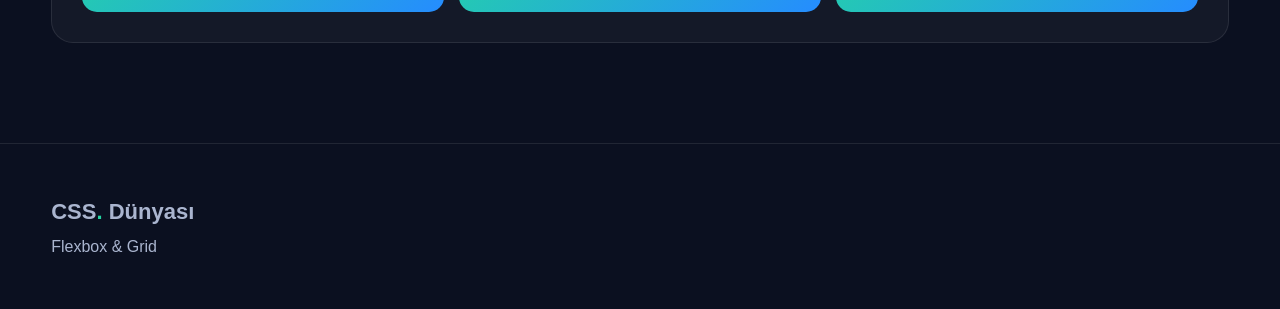
<file: layout.html>
<!DOCTYPE html>
<html lang="tr">
<head>
    <meta charset="UTF-8">
    <meta name="viewport" content="width=device-width, initial-scale=1.0">
    <title>Flexbox ve Grid | CSS Dünyası</title>
    <link rel="stylesheet" href="style.css">
</head>

<body>

<nav class="navbar">
    <a href="index.html" class="logo">CSS<span>.</span></a>

    <ul class="navlinks">
        <li><a href="css.html">CSS Nedir?</a></li>
        <li><a href="anatomi.html">Anatomi</a></li>
        <li><a href="box-model.html">Box Model</a></li>
        <li><a href="layout.html">Flexbox / Grid</a></li>
        <li><a href="responsive.html">Responsive</a></li>
        <li><a href="renkler.html">Renkler</a></li>
        <li><a href="pseudo.html">Pseudo</a></li>
        <li><a href="modern.html">Modern</a></li>
        <li><a href="animasyonlar.html">Animasyonlar</a></li>
    </ul>

    <a href="uygulama.html" class="nav-button">Laboratuvar →</a>
</nav>

<section class="hero">
    <div class="container">

        <a href="index.html" class="back">← Ana Sayfaya Dön</a>

        <div class="eyebrow">04 / LAYOUT</div>

        <h1>Flexbox & Grid</h1>

        <p class="lead">
            Modern CSS layout sistemleriyle elementleri kolayca hizalayabilir ve düzenleyebiliriz.
        </p>

    </div>
</section>

<section class="section">

    <div class="container">

        <div class="cards">

            <div class="card">
                <div class="card-icon">↔</div>

                <h3>Flexbox</h3>

                <p>
                    Flexbox özellikle tek boyutlu yerleşimler için kullanılır.
                    Elementleri yatay veya dikey olarak hizalamayı kolaylaştırır.
                </p>

<pre class="code"><code>.container {
    display: flex;
    justify-content: center;
    align-items: center;
}</code></pre>

            </div>

            <div class="card">
                <div class="card-icon">▦</div>

                <h3>CSS Grid</h3>

                <p>
                    Grid, satır ve sütunlardan oluşan iki boyutlu yerleşimler oluşturmak için kullanılır.
                </p>

<pre class="code"><code>.container {
    display: grid;
    grid-template-columns:
        repeat(3, 1fr);
}</code></pre>

            </div>

        </div>

        <h2 class="section-title">Flexbox Örneği</h2>

        <div class="flex-demo">
            <div>1</div>
            <div>2</div>
            <div>3</div>
            <div>4</div>
        </div>

        <h2 class="section-title">Grid Örneği</h2>

        <div class="grid-demo">
            <div>1</div>
            <div>2</div>
            <div>3</div>
            <div>4</div>
            <div>5</div>
            <div>6</div>
        </div>

    </div>

</section>

<footer class="footer">
    <div class="container">
        <div class="footer-logo">CSS<span>.</span> Dünyası</div>
        <p>Flexbox & Grid</p>
    </div>
</footer>

</body>
</html>
</file>
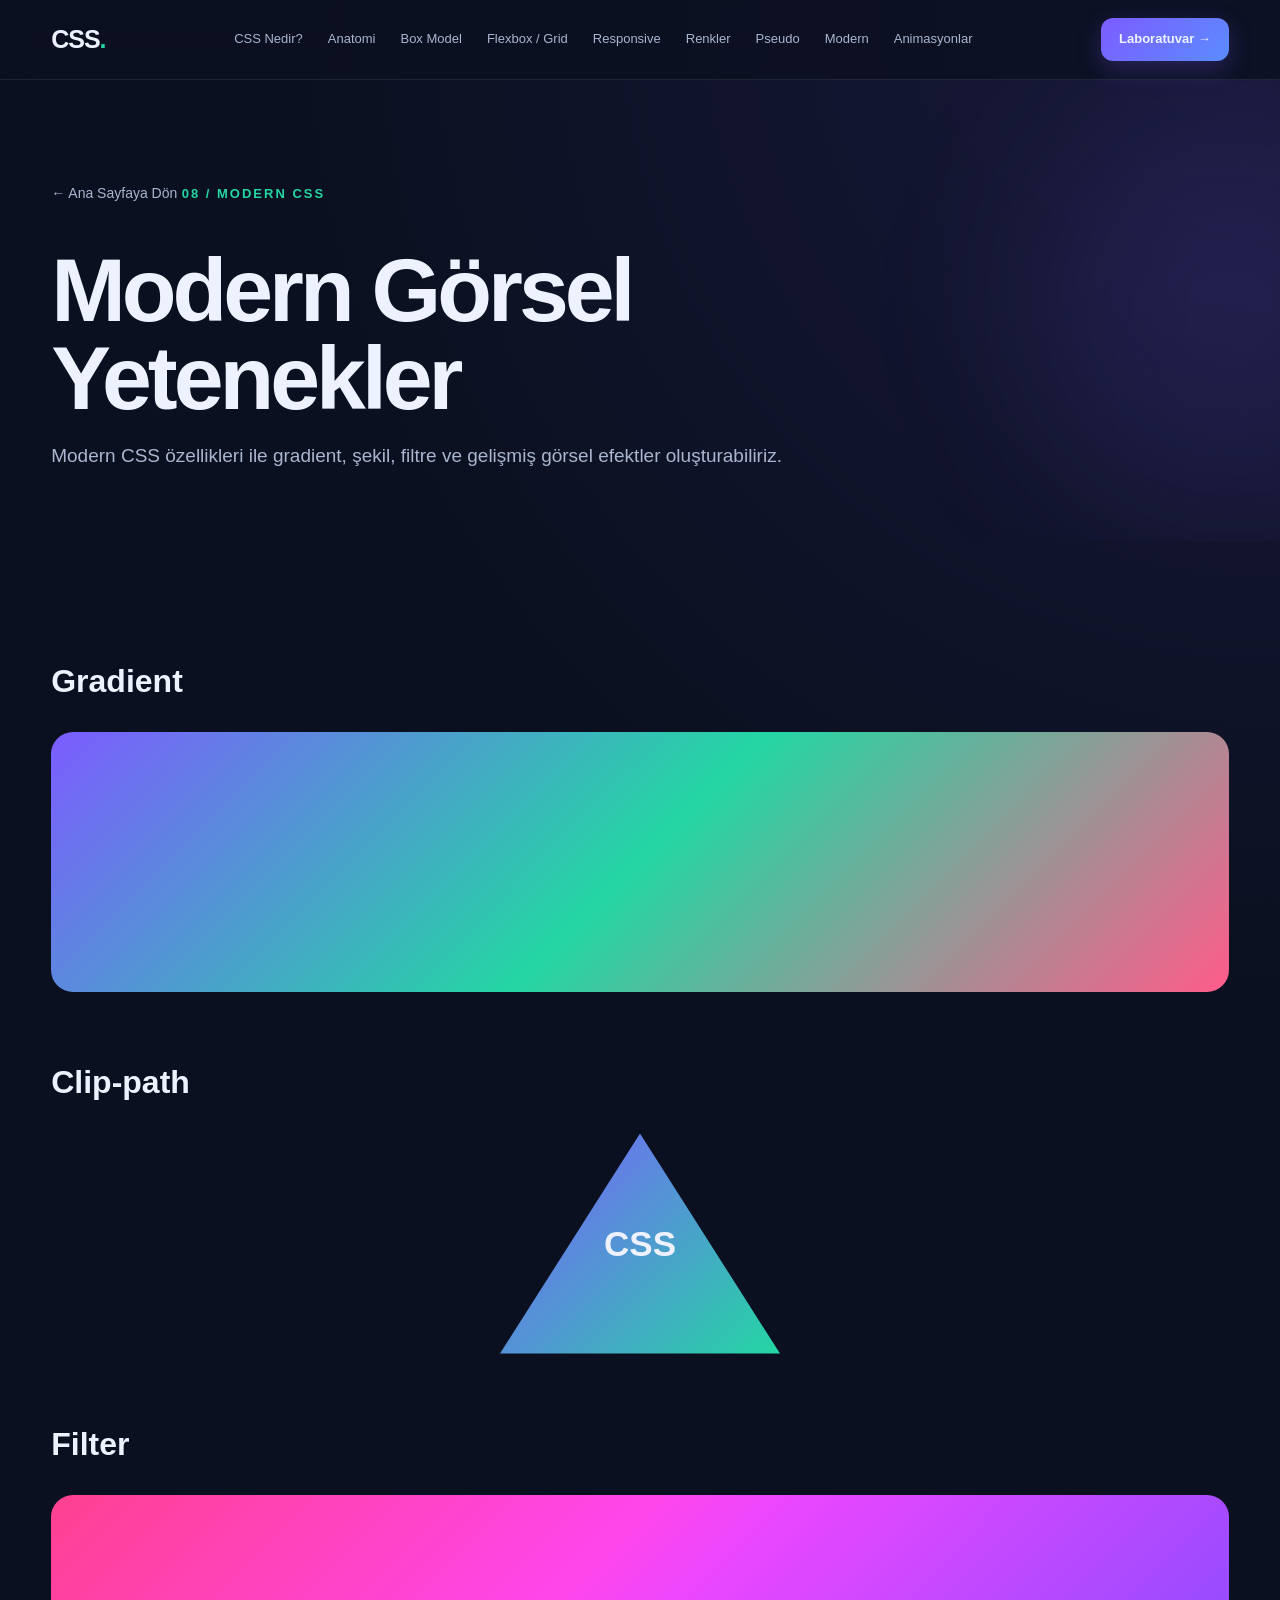
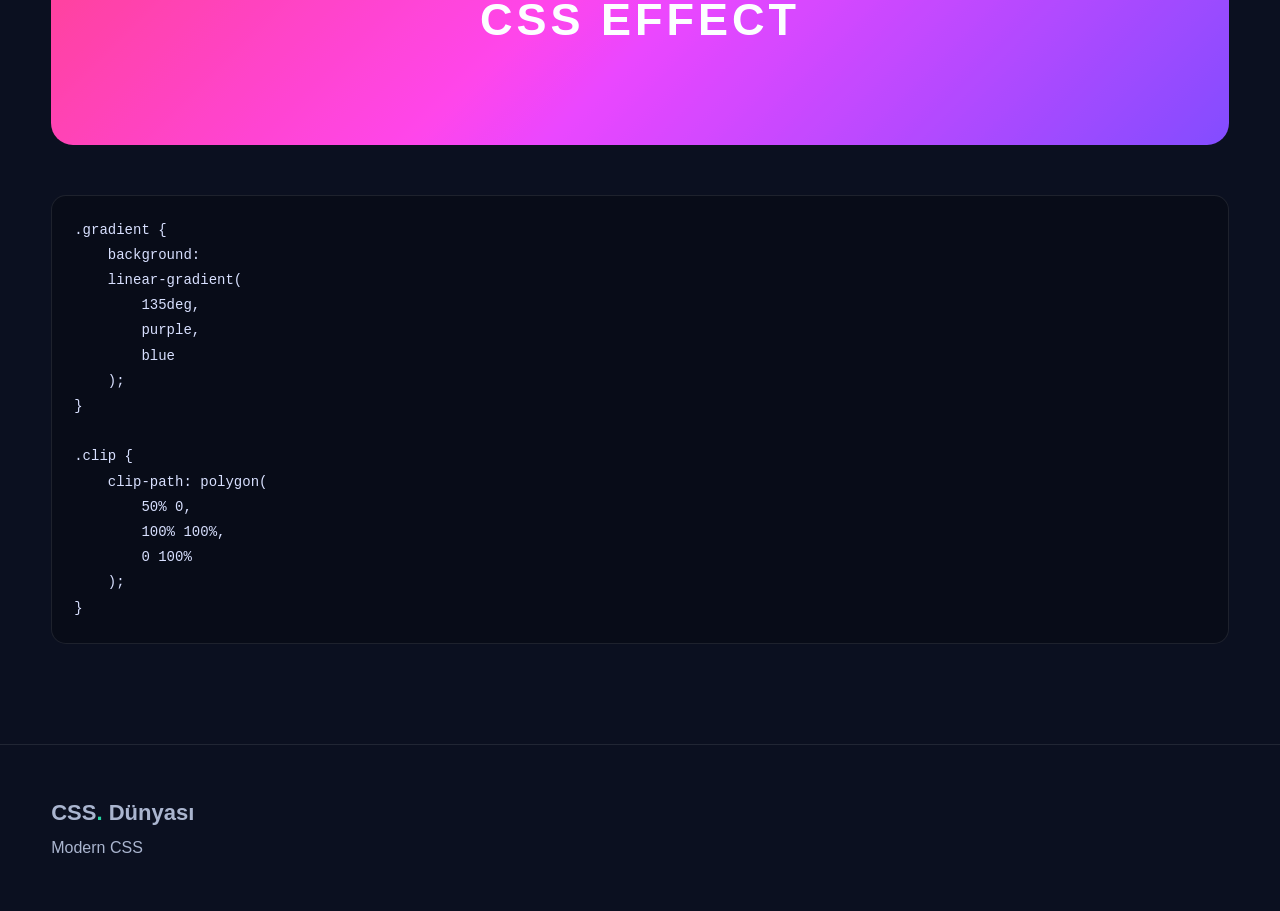
<file: modern.html>
<!DOCTYPE html>
<html lang="tr">
<head>
    <meta charset="UTF-8">
    <meta name="viewport" content="width=device-width, initial-scale=1.0">
    <title>Modern CSS | CSS Dünyası</title>
    <link rel="stylesheet" href="style.css">
</head>

<body>

<nav class="navbar">
    <a href="index.html" class="logo">CSS<span>.</span></a>

    <ul class="navlinks">
        <li><a href="css.html">CSS Nedir?</a></li>
        <li><a href="anatomi.html">Anatomi</a></li>
        <li><a href="box-model.html">Box Model</a></li>
        <li><a href="layout.html">Flexbox / Grid</a></li>
        <li><a href="responsive.html">Responsive</a></li>
        <li><a href="renkler.html">Renkler</a></li>
        <li><a href="pseudo.html">Pseudo</a></li>
        <li><a href="modern.html">Modern</a></li>
        <li><a href="animasyonlar.html">Animasyonlar</a></li>
    </ul>

    <a href="uygulama.html" class="nav-button">Laboratuvar →</a>
</nav>

<section class="hero">

    <div class="container">

        <a href="index.html" class="back">← Ana Sayfaya Dön</a>

        <div class="eyebrow">08 / MODERN CSS</div>

        <h1>Modern Görsel Yetenekler</h1>

        <p class="lead">
            Modern CSS özellikleri ile gradient, şekil, filtre ve gelişmiş görsel efektler oluşturabiliriz.
        </p>

    </div>

</section>

<section class="section">

    <div class="container">

        <h2 class="section-title">Gradient</h2>

        <div class="gradient"></div>

        <h2 class="section-title">Clip-path</h2>

        <div class="clip">
            CSS
        </div>

        <h2 class="section-title">Filter</h2>

        <div class="filter">
            <span>CSS EFFECT</span>
        </div>

<pre class="code"><code>.gradient {
    background:
    linear-gradient(
        135deg,
        purple,
        blue
    );
}

.clip {
    clip-path: polygon(
        50% 0,
        100% 100%,
        0 100%
    );
}</code></pre>

    </div>

</section>

<footer class="footer">
    <div class="container">
        <div class="footer-logo">CSS<span>.</span> Dünyası</div>
        <p>Modern CSS</p>
    </div>
</footer>

</body>
</html>
</file>
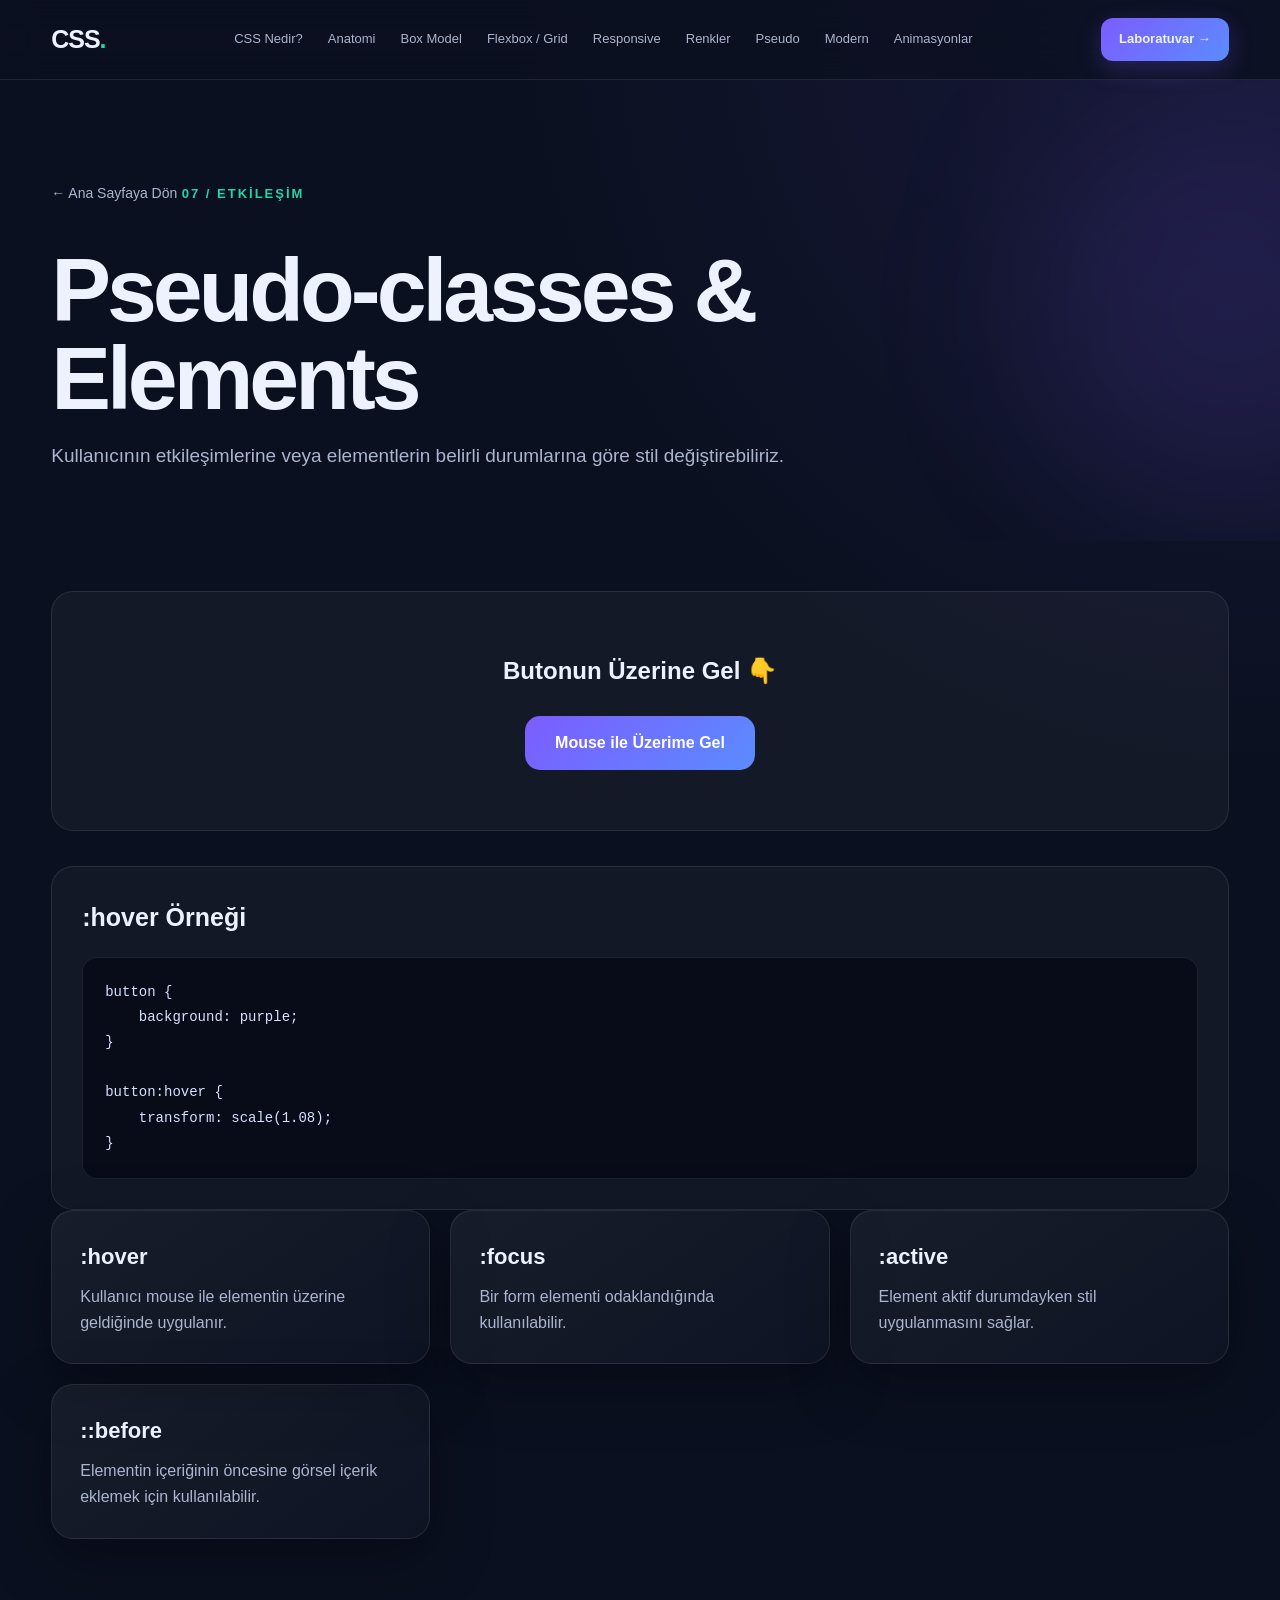
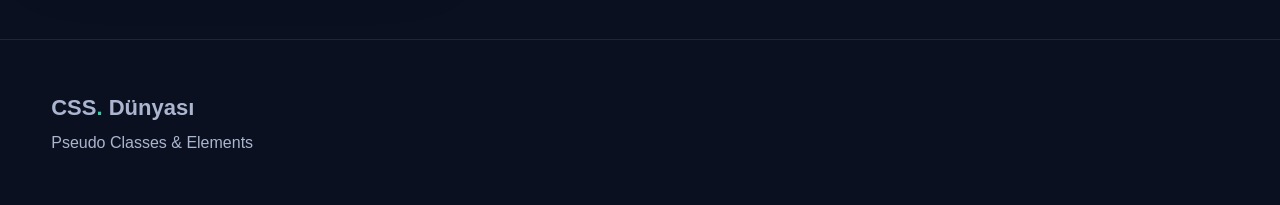
<file: pseudo.html>
<!DOCTYPE html>
<html lang="tr">
<head>
    <meta charset="UTF-8">
    <meta name="viewport" content="width=device-width, initial-scale=1.0">
    <title>Pseudo Classes | CSS Dünyası</title>
    <link rel="stylesheet" href="style.css">
</head>

<body>

<nav class="navbar">
    <a href="index.html" class="logo">CSS<span>.</span></a>

    <ul class="navlinks">
        <li><a href="css.html">CSS Nedir?</a></li>
        <li><a href="anatomi.html">Anatomi</a></li>
        <li><a href="box-model.html">Box Model</a></li>
        <li><a href="layout.html">Flexbox / Grid</a></li>
        <li><a href="responsive.html">Responsive</a></li>
        <li><a href="renkler.html">Renkler</a></li>
        <li><a href="pseudo.html">Pseudo</a></li>
        <li><a href="modern.html">Modern</a></li>
        <li><a href="animasyonlar.html">Animasyonlar</a></li>
    </ul>

    <a href="uygulama.html" class="nav-button">Laboratuvar →</a>
</nav>

<section class="hero">

    <div class="container">

        <a href="index.html" class="back">← Ana Sayfaya Dön</a>

        <div class="eyebrow">07 / ETKİLEŞİM</div>

        <h1>Pseudo-classes & Elements</h1>

        <p class="lead">
            Kullanıcının etkileşimlerine veya elementlerin belirli durumlarına göre stil değiştirebiliriz.
        </p>

    </div>

</section>

<section class="section">

    <div class="container">

        <div class="hover-demo">

            <h2>Butonun Üzerine Gel 👇</h2>

            <button>Mouse ile Üzerime Gel</button>

        </div>

        <div class="demo">

            <h2 class="demo-title">:hover Örneği</h2>

<pre class="code"><code>button {
    background: purple;
}

button:hover {
    transform: scale(1.08);
}</code></pre>

        </div>

        <div class="cards">

            <div class="card">
                <h3>:hover</h3>
                <p>
                    Kullanıcı mouse ile elementin üzerine geldiğinde uygulanır.
                </p>
            </div>

            <div class="card">
                <h3>:focus</h3>
                <p>
                    Bir form elementi odaklandığında kullanılabilir.
                </p>
            </div>

            <div class="card">
                <h3>:active</h3>
                <p>
                    Element aktif durumdayken stil uygulanmasını sağlar.
                </p>
            </div>

            <div class="card">
                <h3>::before</h3>
                <p>
                    Elementin içeriğinin öncesine görsel içerik eklemek için kullanılabilir.
                </p>
            </div>

        </div>

    </div>

</section>

<footer class="footer">
    <div class="container">
        <div class="footer-logo">CSS<span>.</span> Dünyası</div>
        <p>Pseudo Classes & Elements</p>
    </div>
</footer>

</body>
</html>
</file>
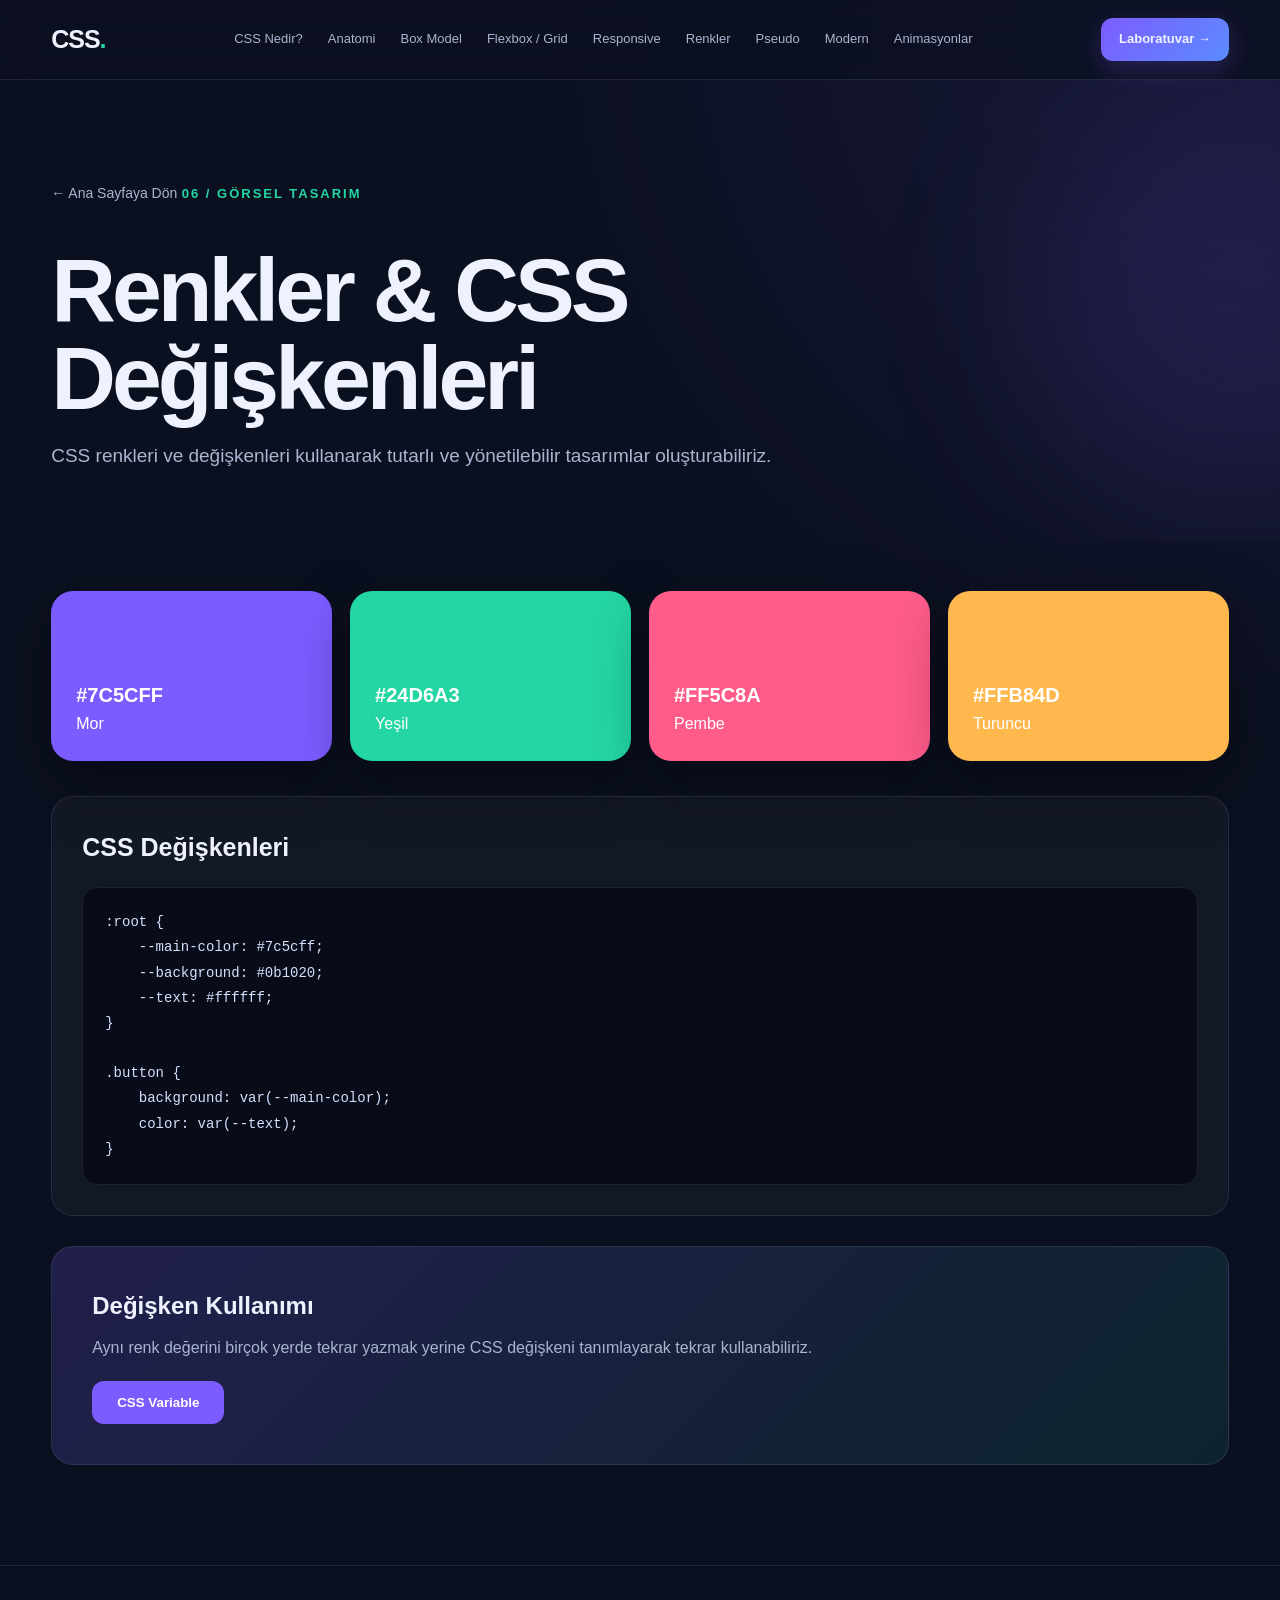
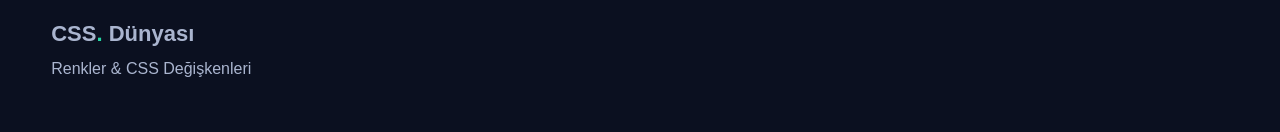
<file: renkler.html>
<!DOCTYPE html>
<html lang="tr">
<head>
    <meta charset="UTF-8">
    <meta name="viewport" content="width=device-width, initial-scale=1.0">
    <title>Renkler ve Değişkenler | CSS Dünyası</title>
    <link rel="stylesheet" href="style.css">
</head>

<body>

<nav class="navbar">
    <a href="index.html" class="logo">CSS<span>.</span></a>

    <ul class="navlinks">
        <li><a href="css.html">CSS Nedir?</a></li>
        <li><a href="anatomi.html">Anatomi</a></li>
        <li><a href="box-model.html">Box Model</a></li>
        <li><a href="layout.html">Flexbox / Grid</a></li>
        <li><a href="responsive.html">Responsive</a></li>
        <li><a href="renkler.html">Renkler</a></li>
        <li><a href="pseudo.html">Pseudo</a></li>
        <li><a href="modern.html">Modern</a></li>
        <li><a href="animasyonlar.html">Animasyonlar</a></li>
    </ul>

    <a href="uygulama.html" class="nav-button">Laboratuvar →</a>
</nav>

<section class="hero">
    <div class="container">

        <a href="index.html" class="back">← Ana Sayfaya Dön</a>

        <div class="eyebrow">06 / GÖRSEL TASARIM</div>

        <h1>Renkler & CSS Değişkenleri</h1>

        <p class="lead">
            CSS renkleri ve değişkenleri kullanarak tutarlı ve yönetilebilir tasarımlar oluşturabiliriz.
        </p>

    </div>
</section>

<section class="section">

    <div class="container">

        <div class="color-grid">

            <div class="swatch color-one">
                <strong>#7C5CFF</strong>
                <span>Mor</span>
            </div>

            <div class="swatch color-two">
                <strong>#24D6A3</strong>
                <span>Yeşil</span>
            </div>

            <div class="swatch color-three">
                <strong>#FF5C8A</strong>
                <span>Pembe</span>
            </div>

            <div class="swatch color-four">
                <strong>#FFB84D</strong>
                <span>Turuncu</span>
            </div>

        </div>

        <div class="demo">

            <h2 class="demo-title">CSS Değişkenleri</h2>

<pre class="code"><code>:root {
    --main-color: #7c5cff;
    --background: #0b1020;
    --text: #ffffff;
}

.button {
    background: var(--main-color);
    color: var(--text);
}</code></pre>

        </div>

        <div class="variable-demo">

            <h2>Değişken Kullanımı</h2>

            <p>
                Aynı renk değerini birçok yerde tekrar yazmak yerine
                CSS değişkeni tanımlayarak tekrar kullanabiliriz.
            </p>

            <button>CSS Variable</button>

        </div>

    </div>

</section>

<footer class="footer">
    <div class="container">
        <div class="footer-logo">CSS<span>.</span> Dünyası</div>
        <p>Renkler & CSS Değişkenleri</p>
    </div>
</footer>

</body>
</html>
</file>
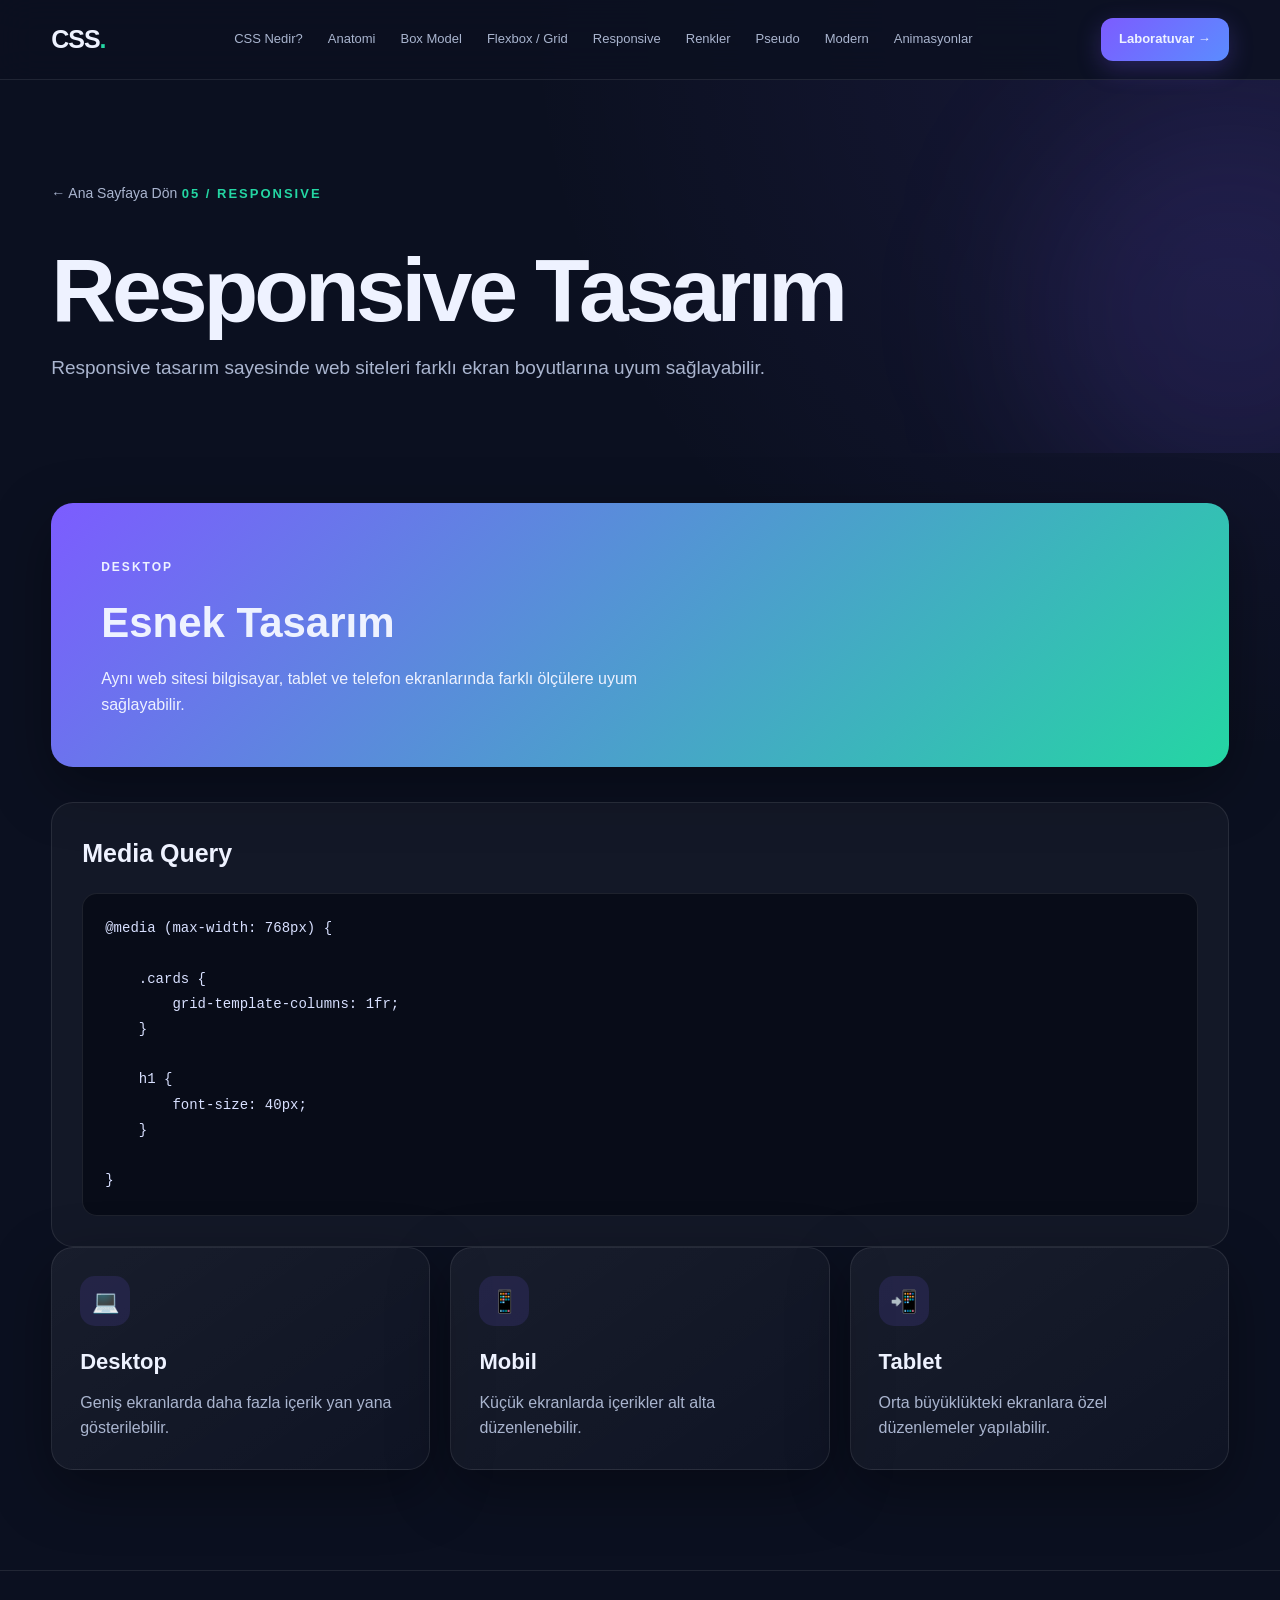
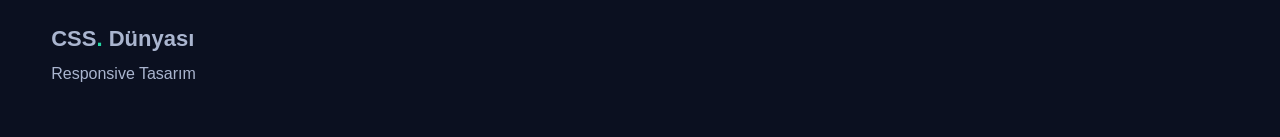
<file: responsive.html>
<!DOCTYPE html>
<html lang="tr">
<head>
    <meta charset="UTF-8">
    <meta name="viewport" content="width=device-width, initial-scale=1.0">
    <title>Responsive Tasarım | CSS Dünyası</title>
    <link rel="stylesheet" href="style.css">
</head>

<body>

<nav class="navbar">
    <a href="index.html" class="logo">CSS<span>.</span></a>

    <ul class="navlinks">
        <li><a href="css.html">CSS Nedir?</a></li>
        <li><a href="anatomi.html">Anatomi</a></li>
        <li><a href="box-model.html">Box Model</a></li>
        <li><a href="layout.html">Flexbox / Grid</a></li>
        <li><a href="responsive.html">Responsive</a></li>
        <li><a href="renkler.html">Renkler</a></li>
        <li><a href="pseudo.html">Pseudo</a></li>
        <li><a href="modern.html">Modern</a></li>
        <li><a href="animasyonlar.html">Animasyonlar</a></li>
    </ul>

    <a href="uygulama.html" class="nav-button">Laboratuvar →</a>
</nav>

<section class="hero">
    <div class="container">

        <a href="index.html" class="back">← Ana Sayfaya Dön</a>

        <div class="eyebrow">05 / RESPONSIVE</div>

        <h1>Responsive Tasarım</h1>

        <p class="lead">
            Responsive tasarım sayesinde web siteleri farklı ekran boyutlarına uyum sağlayabilir.
        </p>

    </div>
</section>

<section class="section">

    <div class="container">

        <div class="responsive-demo">

            <div>
                <span>DESKTOP</span>
                <h2>Esnek Tasarım</h2>
                <p>
                    Aynı web sitesi bilgisayar, tablet ve telefon ekranlarında
                    farklı ölçülere uyum sağlayabilir.
                </p>
            </div>

        </div>

        <div class="demo">

            <h2 class="demo-title">Media Query</h2>

<pre class="code"><code>@media (max-width: 768px) {

    .cards {
        grid-template-columns: 1fr;
    }

    h1 {
        font-size: 40px;
    }

}</code></pre>

        </div>

        <div class="cards">

            <div class="card">
                <div class="card-icon">💻</div>
                <h3>Desktop</h3>
                <p>Geniş ekranlarda daha fazla içerik yan yana gösterilebilir.</p>
            </div>

            <div class="card">
                <div class="card-icon">📱</div>
                <h3>Mobil</h3>
                <p>Küçük ekranlarda içerikler alt alta düzenlenebilir.</p>
            </div>

            <div class="card">
                <div class="card-icon">📲</div>
                <h3>Tablet</h3>
                <p>Orta büyüklükteki ekranlara özel düzenlemeler yapılabilir.</p>
            </div>

        </div>

    </div>

</section>

<footer class="footer">
    <div class="container">
        <div class="footer-logo">CSS<span>.</span> Dünyası</div>
        <p>Responsive Tasarım</p>
    </div>
</footer>

</body>
</html>
</file>
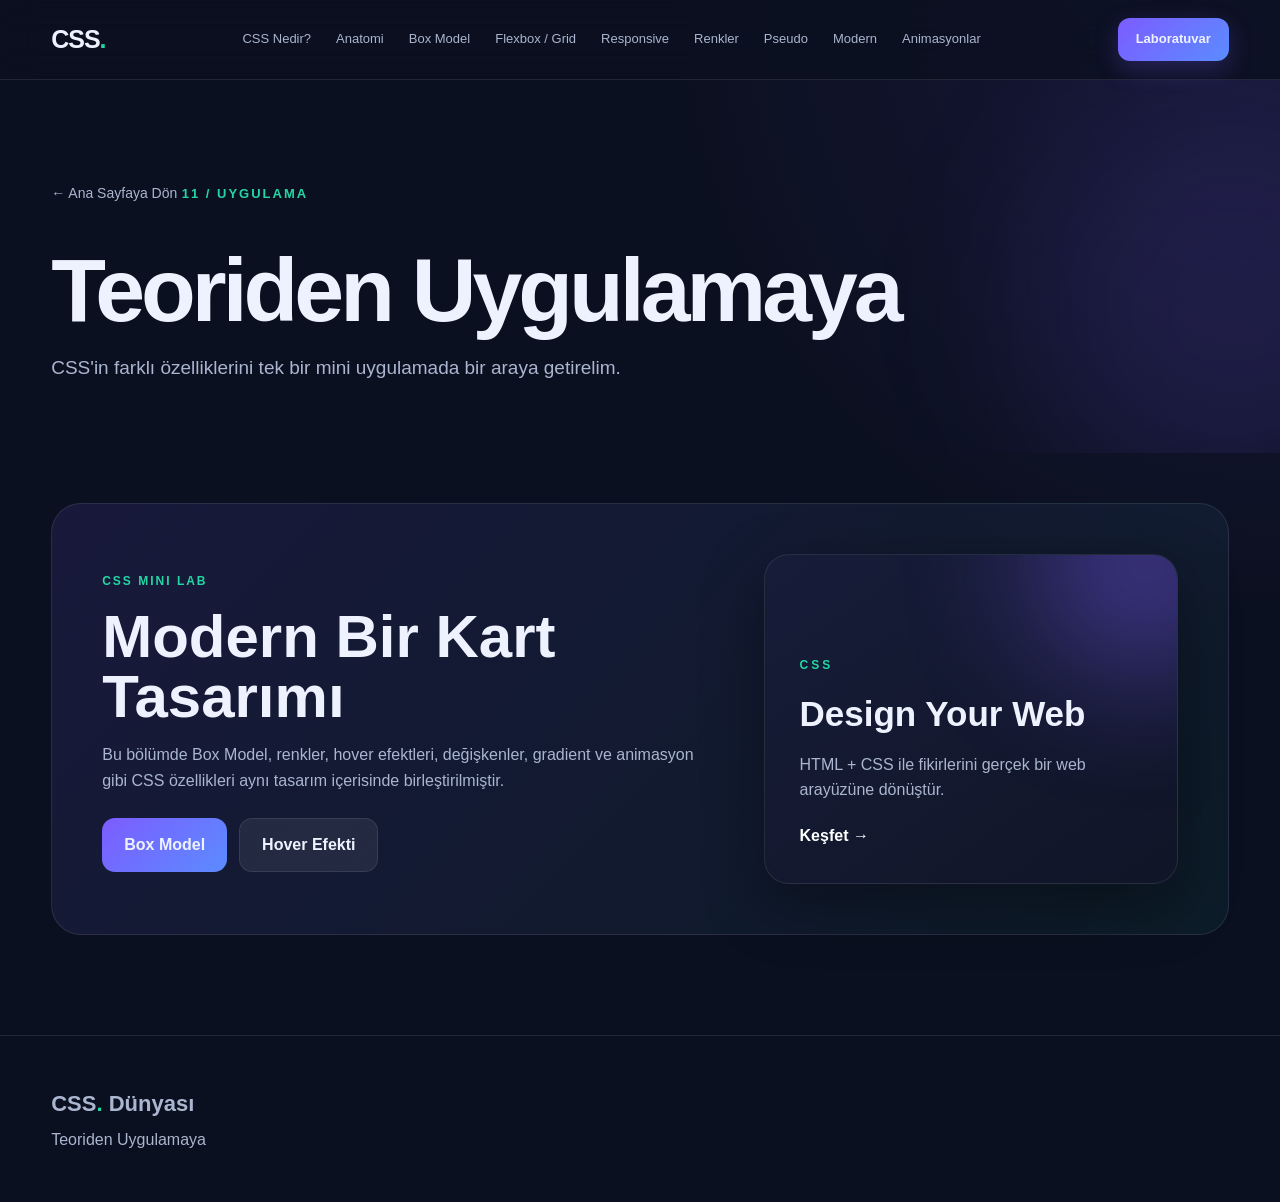
<file: uygulama.html>
<!DOCTYPE html>
<html lang="tr">
<head>
    <meta charset="UTF-8">
    <meta name="viewport" content="width=device-width, initial-scale=1.0">
    <title>CSS Laboratuvarı | CSS Dünyası</title>
    <link rel="stylesheet" href="style.css">
</head>

<body>

<nav class="navbar">
    <a href="index.html" class="logo">CSS<span>.</span></a>

    <ul class="navlinks">
        <li><a href="css.html">CSS Nedir?</a></li>
        <li><a href="anatomi.html">Anatomi</a></li>
        <li><a href="box-model.html">Box Model</a></li>
        <li><a href="layout.html">Flexbox / Grid</a></li>
        <li><a href="responsive.html">Responsive</a></li>
        <li><a href="renkler.html">Renkler</a></li>
        <li><a href="pseudo.html">Pseudo</a></li>
        <li><a href="modern.html">Modern</a></li>
        <li><a href="animasyonlar.html">Animasyonlar</a></li>
    </ul>

    <a href="uygulama.html" class="nav-button">Laboratuvar</a>
</nav>

<section class="hero">

    <div class="container">

        <a href="index.html" class="back">← Ana Sayfaya Dön</a>

        <div class="eyebrow">11 / UYGULAMA</div>

        <h1>Teoriden Uygulamaya</h1>

        <p class="lead">
            CSS'in farklı özelliklerini tek bir mini uygulamada bir araya getirelim.
        </p>

    </div>

</section>

<section class="section">

    <div class="container">

        <div class="application">

            <div class="application-text">

                <span class="application-label">
                    CSS MINI LAB
                </span>

                <h2>Modern Bir Kart Tasarımı</h2>

                <p>
                    Bu bölümde Box Model, renkler, hover efektleri,
                    değişkenler, gradient ve animasyon gibi CSS özellikleri
                    aynı tasarım içerisinde birleştirilmiştir.
                </p>

                <div class="application-buttons">

                    <a href="box-model.html" class="button">
                        Box Model
                    </a>

                    <a href="pseudo.html" class="button secondary">
                        Hover Efekti
                    </a>

                </div>

            </div>

            <div class="application-card">

                <div class="application-glow"></div>

                <span>CSS</span>

                <h3>Design Your Web</h3>

                <p>
                    HTML + CSS ile fikirlerini gerçek bir web arayüzüne dönüştür.
                </p>

                <a href="css.html">Keşfet →</a>

            </div>

        </div>

    </div>

</section>

<footer class="footer">
    <div class="container">
        <div class="footer-logo">CSS<span>.</span> Dünyası</div>
        <p>Teoriden Uygulamaya</p>
    </div>
</footer>

</body>
</html>
</file>
<file: style.css>
/* =====================================================
   CSS DÜNYASI
   GENEL TASARIM
===================================================== */

:root {
    --bg: #0b1020;
    --panel: #121a2e;
    --panel2: #18233b;

    --text: #eef2ff;
    --muted: #aab5cf;

    --accent: #7c5cff;
    --accent2: #24d6a3;

    --line: rgba(255,255,255,.09);

    --radius: 22px;

    --shadow:
        0 20px 60px rgba(0,0,0,.35);
}

* {
    margin: 0;
    padding: 0;
    box-sizing: border-box;
}

html {
    scroll-behavior: smooth;
}

body {
    background:
        radial-gradient(
            circle at top right,
            rgba(124,92,255,.12),
            transparent 35%
        ),
        var(--bg);

    color: var(--text);

    font-family:
        Arial,
        Helvetica,
        sans-serif;

    line-height: 1.6;
}

a {
    color: inherit;
    text-decoration: none;
}

button {
    font-family: inherit;
}

.container {
    width: min(1180px, 92%);
    margin: auto;
}


/* =====================================================
   NAVBAR
===================================================== */

.navbar {
    width: 100%;

    display: flex;
    align-items: center;

    gap: 25px;

    padding: 18px 4%;

    position: sticky;
    top: 0;

    z-index: 100;

    background:
        rgba(11,16,32,.82);

    backdrop-filter: blur(18px);

    border-bottom:
        1px solid var(--line);
}

.logo {
    font-size: 25px;
    font-weight: 900;

    letter-spacing: -1px;

    white-space: nowrap;
}

.logo span,
.footer-logo span {
    color: var(--accent2);
}

.navlinks {
    display: flex;

    align-items: center;

    justify-content: center;

    gap: 5px;

    list-style: none;

    flex: 1;
}

.navlinks a {
    display: block;

    padding: 8px 10px;

    color: var(--muted);

    font-size: 13px;

    border-radius: 10px;

    transition:
        .3s ease;
}

.navlinks a:hover {
    color: white;

    background:
        rgba(124,92,255,.12);

    transform:
        translateY(-2px);
}

.nav-button {
    padding: 11px 18px;

    border-radius: 12px;

    background:
        linear-gradient(
            135deg,
            var(--accent),
            #5b8cff
        );

    font-weight: 700;

    font-size: 13px;

    white-space: nowrap;

    box-shadow:
        0 8px 25px rgba(124,92,255,.25);

    transition:
        .3s ease;
}

.nav-button:hover {
    transform:
        translateY(-3px)
        scale(1.03);
}


/* =====================================================
   HERO
===================================================== */

.hero {
    padding:
        100px 0 70px;

    position: relative;

    overflow: hidden;
}

.hero::before {
    content: "";

    position: absolute;

    width: 400px;
    height: 400px;

    border-radius: 50%;

    background:
        rgba(124,92,255,.12);

    filter: blur(80px);

    top: 30px;
    right: -150px;
}

.hero h1 {
    max-width: 900px;

    font-size:
        clamp(48px, 7vw, 90px);

    line-height: .98;

    letter-spacing: -4px;

    margin:
        18px 0;
}

.eyebrow {
    display: inline-block;

    color: var(--accent2);

    font-size: 13px;

    font-weight: 800;

    letter-spacing: 2px;

    margin-bottom: 10px;
}

.lead {
    max-width: 750px;

    color: var(--muted);

    font-size: 19px;
}

.back {
    display: inline-block;

    color: var(--muted);

    font-size: 14px;

    margin-bottom: 25px;

    transition: .3s;
}

.back:hover {
    color: white;

    transform:
        translateX(-5px);
}


/* =====================================================
   SECTION
===================================================== */

.section {
    padding:
        50px 0 100px;
}

.section-title {
    margin:
        65px 0 25px;

    font-size: 32px;
}


/* =====================================================
   CARDS
===================================================== */

.cards {
    display: grid;

    grid-template-columns:
        repeat(3, 1fr);

    gap: 20px;
}

.card {
    background:
        linear-gradient(
            145deg,
            rgba(255,255,255,.055),
            rgba(255,255,255,.02)
        );

    border:
        1px solid var(--line);

    border-radius:
        var(--radius);

    padding: 28px;

    box-shadow:
        var(--shadow);

    transition:
        transform .35s ease,
        border-color .35s ease,
        background .35s ease;
}

.card:hover {
    transform:
        translateY(-10px);

    border-color:
        rgba(124,92,255,.45);

    background:
        rgba(124,92,255,.08);
}

.card-icon {
    width: 50px;
    height: 50px;

    display: flex;

    align-items: center;
    justify-content: center;

    border-radius: 15px;

    margin-bottom: 18px;

    font-size: 22px;

    background:
        rgba(124,92,255,.13);

    color:
        var(--accent2);
}

.card h3 {
    font-size: 22px;

    margin-bottom: 10px;
}

.card p {
    color: var(--muted);
}


/* =====================================================
   BUTTON
===================================================== */

.button {
    display: inline-flex;

    align-items: center;

    justify-content: center;

    padding: 13px 22px;

    border-radius: 13px;

    background:
        linear-gradient(
            135deg,
            var(--accent),
            #5b8cff
        );

    font-weight: 700;

    transition: .3s;
}

.button:hover {
    transform:
        translateY(-4px)
        scale(1.03);

    box-shadow:
        0 15px 35px
        rgba(124,92,255,.25);
}

.button.secondary {
    background:
        rgba(255,255,255,.07);

    border:
        1px solid var(--line);
}


/* =====================================================
   DEMO
===================================================== */

.demo {
    margin-top: 35px;

    padding: 30px;

    background:
        rgba(255,255,255,.035);

    border:
        1px solid var(--line);

    border-radius:
        var(--radius);
}

.demo-title {
    margin-bottom: 20px;

    font-size: 25px;
}


/* =====================================================
   CODE
===================================================== */

.code {
    display: block;

    overflow-x: auto;

    padding: 22px;

    margin-top: 18px;

    border-radius: 15px;

    background:
        #080c18;

    border:
        1px solid var(--line);

    color:
        #d8e0ff;

    font-family:
        Consolas,
        Monaco,
        monospace;

    font-size: 14px;

    line-height: 1.8;
}


/* =====================================================
   QUOTE
===================================================== */

.quote {
    margin-top: 30px;

    padding: 25px;

    border-left:
        4px solid var(--accent);

    background:
        rgba(124,92,255,.08);

    border-radius:
        0 15px 15px 0;

    color: var(--muted);
}


/* =====================================================
   ANATOMY
===================================================== */

.anatomy-grid {
    display: grid;

    grid-template-columns:
        repeat(3, 1fr);

    gap: 20px;

    margin-top: 25px;
}


/* =====================================================
   BOX MODEL
===================================================== */

.box-model-wrapper {
    width: min(550px, 100%);

    margin:
        20px auto 70px;

    padding: 25px;

    border:
        2px dashed #ffb84d;

    background:
        rgba(255,184,77,.08);

    text-align: center;
}

.box-margin {
    padding: 25px;

    border:
        4px solid #ffb84d;
}

.box-border {
    padding: 25px;

    border:
        4px solid #ff5c8a;

    background:
        rgba(255,92,138,.1);
}

.box-padding {
    padding: 25px;

    border:
        4px solid var(--accent2);

    background:
        rgba(36,214,163,.1);
}

.box-content {
    padding: 40px 20px;

    background:
        linear-gradient(
            135deg,
            var(--accent),
            #5b8cff
        );

    border-radius:
        12px;

    font-weight: 900;

    letter-spacing: 2px;
}


/* =====================================================
   FLEXBOX
===================================================== */

.flex-demo {
    display: flex;

    justify-content: center;

    align-items: center;

    gap: 15px;

    padding: 30px;

    background:
        rgba(255,255,255,.04);

    border:
        1px solid var(--line);

    border-radius:
        var(--radius);
}

.flex-demo div {
    width: 80px;
    height: 80px;

    display: flex;

    align-items: center;
    justify-content: center;

    background:
        linear-gradient(
            135deg,
            var(--accent),
            #5b8cff
        );

    border-radius:
        15px;

    font-size: 25px;

    font-weight: 900;

    transition: .3s;
}

.flex-demo div:hover {
    transform:
        translateY(-8px)
        rotate(5deg);
}


/* =====================================================
   GRID
===================================================== */

.grid-demo {
    display: grid;

    grid-template-columns:
        repeat(3, 1fr);

    gap: 15px;

    padding: 30px;

    background:
        rgba(255,255,255,.04);

    border:
        1px solid var(--line);

    border-radius:
        var(--radius);
}

.grid-demo div {
    min-height: 100px;

    display: flex;

    align-items: center;
    justify-content: center;

    background:
        linear-gradient(
            135deg,
            #24d6a3,
            #258cff
        );

    border-radius:
        15px;

    font-size: 25px;

    font-weight: 900;

    transition: .3s;
}

.grid-demo div:hover {
    transform:
        scale(1.05);
}


/* =====================================================
   RESPONSIVE DEMO
===================================================== */

.responsive-demo {
    padding: 50px;

    border-radius:
        var(--radius);

    background:
        linear-gradient(
            135deg,
            var(--accent),
            #24d6a3
        );

    margin-bottom: 30px;

    box-shadow:
        var(--shadow);
}

.responsive-demo span {
    font-size: 12px;

    font-weight: 900;

    letter-spacing: 2px;
}

.responsive-demo h2 {
    font-size: 42px;

    margin:
        10px 0;
}

.responsive-demo p {
    max-width: 600px;
}


/* =====================================================
   COLORS
===================================================== */

.color-grid {
    display: grid;

    grid-template-columns:
        repeat(4, 1fr);

    gap: 18px;
}

.swatch {
    min-height: 170px;

    display: flex;

    flex-direction: column;

    justify-content: flex-end;

    padding: 25px;

    border-radius:
        var(--radius);

    color: white;

    box-shadow:
        var(--shadow);

    transition: .3s;
}

.swatch:hover {
    transform:
        translateY(-8px)
        scale(1.02);
}

.swatch strong {
    font-size: 20px;
}

.color-one {
    background: #7c5cff;
}

.color-two {
    background: #24d6a3;
}

.color-three {
    background: #ff5c8a;
}

.color-four {
    background: #ffb84d;
}

.variable-demo {
    padding: 40px;

    margin-top: 30px;

    border-radius:
        var(--radius);

    background:
        linear-gradient(
            135deg,
            rgba(124,92,255,.2),
            rgba(36,214,163,.1)
        );

    border:
        1px solid var(--line);
}

.variable-demo h2 {
    margin-bottom: 10px;
}

.variable-demo p {
    color: var(--muted);

    margin-bottom: 20px;
}

.variable-demo button {
    border: none;

    padding: 14px 25px;

    border-radius: 12px;

    background:
        var(--accent);

    color: white;

    font-weight: 700;

    cursor: pointer;

    transition: .3s;
}

.variable-demo button:hover {
    transform:
        scale(1.08);
}


/* =====================================================
   PSEUDO
===================================================== */

.hover-demo {
    padding: 60px;

    text-align: center;

    border-radius:
        var(--radius);

    background:
        rgba(255,255,255,.04);

    border:
        1px solid var(--line);
}

.hover-demo h2 {
    margin-bottom: 25px;
}

.hover-demo button {
    padding: 18px 30px;

    border: none;

    border-radius: 15px;

    background:
        linear-gradient(
            135deg,
            var(--accent),
            #5b8cff
        );

    color: white;

    font-size: 16px;

    font-weight: 800;

    cursor: pointer;

    transition:
        .4s cubic-bezier(.2,.8,.2,1);
}

.hover-demo button:hover {
    transform:
        translateY(-8px)
        scale(1.08)
        rotate(-2deg);

    box-shadow:
        0 20px 40px
        rgba(124,92,255,.35);
}


/* =====================================================
   MODERN CSS
===================================================== */

.gradient {
    width: 100%;

    height: 260px;

    border-radius:
        var(--radius);

    background:
        linear-gradient(
            135deg,
            #7c5cff,
            #24d6a3,
            #ff5c8a
        );

    margin-bottom: 50px;

    animation:
        gradientMove 5s ease infinite alternate;
}

@keyframes gradientMove {

    from {
        background-position: 0% 50%;
    }

    to {
        background-position: 100% 50%;
    }

}

.clip {
    width: 280px;
    height: 220px;

    margin:
        0 auto 60px;

    display: flex;

    align-items: center;
    justify-content: center;

    background:
        linear-gradient(
            135deg,
            var(--accent),
            var(--accent2)
        );

    clip-path:
        polygon(
            50% 0%,
            100% 100%,
            0% 100%
        );

    font-size: 35px;

    font-weight: 900;
}

.filter {
    width: 100%;

    height: 250px;

    display: flex;

    align-items: center;
    justify-content: center;

    margin-bottom: 50px;

    border-radius:
        var(--radius);

    background:
        linear-gradient(
            135deg,
            #ff5c8a,
            #7c5cff
        );

    filter:
        saturate(1.5)
        contrast(1.15);
}

.filter span {
    font-size: 45px;

    font-weight: 900;

    letter-spacing: 4px;
}


/* =====================================================
   ANIMATION
===================================================== */

.anim-row {
    min-height: 220px;

    display: flex;

    align-items: center;
    justify-content: space-around;

    margin-bottom: 40px;

    border-radius:
        var(--radius);

    background:
        rgba(255,255,255,.04);

    border:
        1px solid var(--line);
}

.anim-box {
    width: 100px;
    height: 100px;

    display: flex;

    align-items: center;
    justify-content: center;

    border-radius: 20px;

    background:
        linear-gradient(
            135deg,
            var(--accent),
            #5b8cff
        );

    font-weight: 900;

    animation:
        moveBox 2s
        ease-in-out
        infinite
        alternate;
}

@keyframes moveBox {

    from {
        transform:
            translateX(-80px)
            rotate(0deg);
    }

    to {
        transform:
            translateX(80px)
            rotate(180deg);
    }

}

.pulse {
    font-size: 70px;

    color:
        var(--accent2);

    animation:
        pulse 1.2s
        ease-in-out
        infinite;
}

@keyframes pulse {

    0%, 100% {
        transform: scale(1);
    }

    50% {
        transform: scale(1.4);
    }

}


/* =====================================================
   APPLICATION
===================================================== */

.application {
    display: grid;

    grid-template-columns:
        1.2fr .8fr;

    gap: 40px;

    align-items: center;

    padding: 50px;

    border-radius:
        30px;

    background:
        linear-gradient(
            135deg,
            rgba(124,92,255,.12),
            rgba(36,214,163,.06)
        );

    border:
        1px solid var(--line);
}

.application-label {
    color:
        var(--accent2);

    font-size: 12px;

    font-weight: 900;

    letter-spacing: 2px;
}

.application-text h2 {
    font-size:
        clamp(35px,5vw,60px);

    line-height: 1;

    margin:
        15px 0;
}

.application-text p {
    color:
        var(--muted);

    max-width: 600px;
}

.application-buttons {
    display: flex;

    gap: 12px;

    margin-top: 25px;

    flex-wrap: wrap;
}

.application-card {
    min-height: 330px;

    position: relative;

    overflow: hidden;

    padding: 35px;

    display: flex;

    flex-direction: column;

    justify-content: flex-end;

    border-radius:
        25px;

    background:
        linear-gradient(
            145deg,
            #171d39,
            #101527
        );

    border:
        1px solid var(--line);

    box-shadow:
        var(--shadow);

    transition: .4s;
}

.application-card:hover {
    transform:
        translateY(-10px)
        rotate(1deg);
}

.application-card::before {
    content: "";

    position: absolute;

    width: 220px;
    height: 220px;

    border-radius: 50%;

    background:
        var(--accent);

    filter:
        blur(70px);

    top: -100px;
    right: -80px;

    opacity: .45;
}

.application-card span {
    position: relative;

    color:
        var(--accent2);

    font-size: 12px;

    font-weight: 900;

    letter-spacing: 3px;
}

.application-card h3 {
    position: relative;

    font-size: 35px;

    margin:
        10px 0;
}

.application-card p {
    position: relative;

    color:
        var(--muted);
}

.application-card a {
    position: relative;

    margin-top: 20px;

    color:
        white;

    font-weight: 800;
}


/* =====================================================
   FOOTER
===================================================== */

.footer {
    padding:
        50px 0;

    border-top:
        1px solid var(--line);

    color:
        var(--muted);
}

.footer-logo {
    font-size: 22px;

    font-weight: 900;

    margin-bottom: 5px;
}


/* =====================================================
   RESPONSIVE
===================================================== */

@media (max-width: 1100px) {

    .navlinks {
        display: none;
    }

    .navbar {
        justify-content: space-between;
    }

    .cards {
        grid-template-columns:
            repeat(2, 1fr);
    }

    .anatomy-grid {
        grid-template-columns:
            repeat(2, 1fr);
    }

    .application {
        grid-template-columns: 1fr;
    }

    .color-grid {
        grid-template-columns:
            repeat(2, 1fr);
    }

}


@media (max-width: 650px) {

    .hero {
        padding:
            70px 0 45px;
    }

    .hero h1 {
        font-size: 50px;

        letter-spacing: -2px;
    }

    .lead {
        font-size: 16px;
    }

    .section {
        padding:
            35px 0 70px;
    }

    .cards,
    .anatomy-grid,
    .color-grid {
        grid-template-columns: 1fr;
    }

    .grid-demo {
        grid-template-columns:
            1fr;
    }

    .flex-demo {
        flex-wrap: wrap;
    }

    .box-model-wrapper {
        transform:
            scale(.85);

        transform-origin:
            top center;

        margin-bottom:
            -20px;
    }

    .application {
        padding: 25px;
    }

    .application-text h2 {
        font-size: 38px;
    }

    .hover-demo {
        padding: 35px 20px;
    }

    .anim-row {
        flex-direction: column;

        gap: 40px;

        padding: 50px 20px;
    }

    .nav-button {
        padding:
            10px 13px;
        font-size: 12px;
    }

}
</file>
